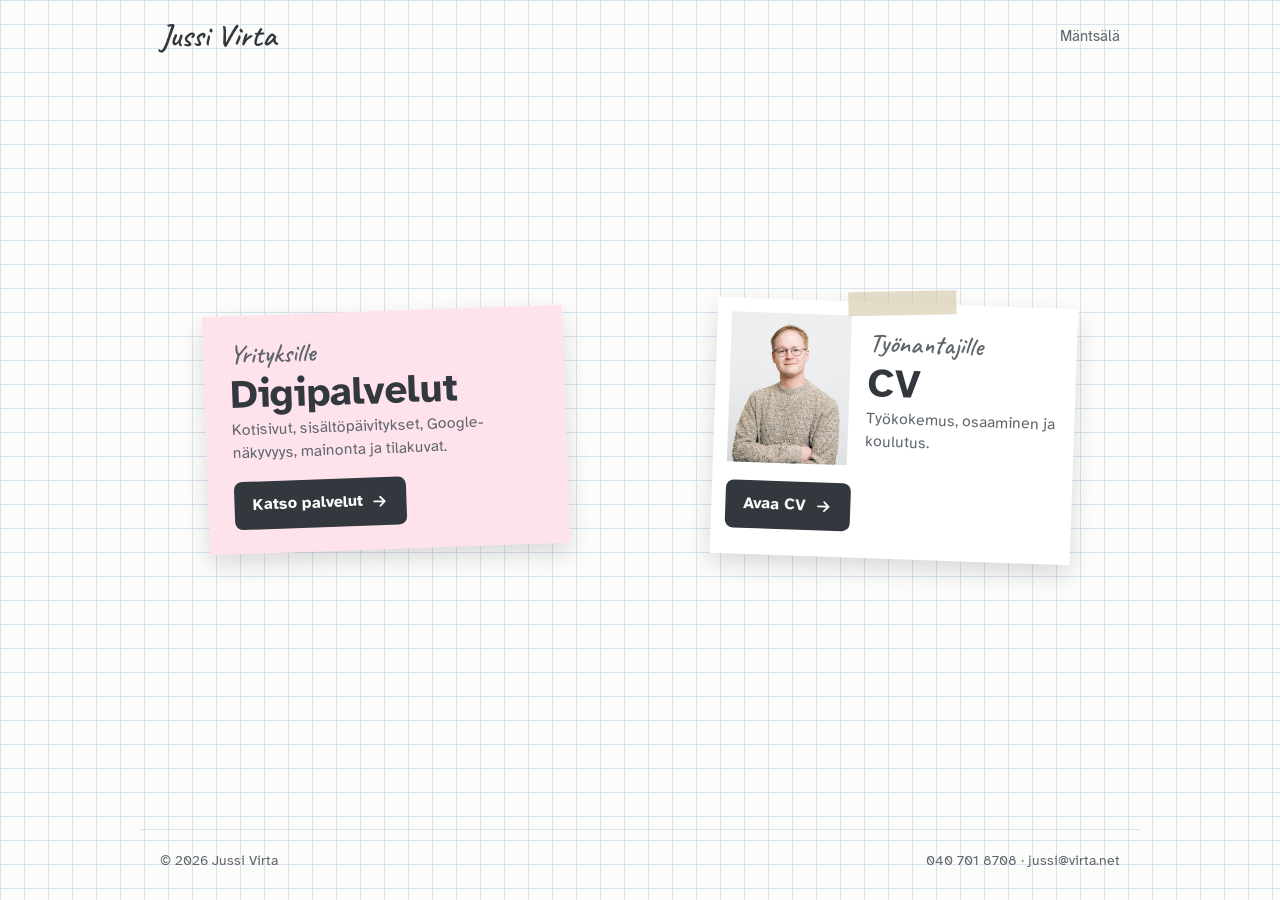
<file: index.html>
<!DOCTYPE html>
<html lang="fi">
<head>
  <meta charset="utf-8">
  <meta name="viewport" content="width=device-width, initial-scale=1">
  <meta name="description" content="Jussi Virta: CV ja digipalvelut pienille yrityksille Mäntsälässä ja etänä koko Suomessa.">
  <title>Jussi Virta – digipalvelut yrityksille Mäntsälässä ja CV</title>
  <link rel="canonical" href="https://jussivirta.fi/">
  <link rel="icon" href="data:image/svg+xml,%3Csvg%20xmlns%3D%22http%3A%2F%2Fwww.w3.org%2F2000%2Fsvg%22%20viewBox%3D%220%200%2032%2032%22%3E%3Crect%20width%3D%2232%22%20height%3D%2232%22%20rx%3D%226%22%20fill%3D%22%23FFE3EC%22%2F%3E%3Ctext%20x%3D%2216%22%20y%3D%2223%22%20text-anchor%3D%22middle%22%20font-family%3D%22Georgia%2Cserif%22%20font-size%3D%2220%22%20font-weight%3D%22700%22%20fill%3D%22%23C8372F%22%3EJ%3C%2Ftext%3E%3C%2Fsvg%3E">
  <link rel="preload" href="/fontit/atkinson-hyperlegible-latin-700-normal.woff2" as="font" type="font/woff2" crossorigin>
  <link rel="preload" href="/fontit/caveat-latin-600-normal.woff2" as="font" type="font/woff2" crossorigin>
  <style>
@font-face{font-family:"Atkinson Hyperlegible";font-weight:400;font-display:swap;src:url(/fontit/atkinson-hyperlegible-latin-400-normal.woff2) format("woff2")}
@font-face{font-family:"Atkinson Hyperlegible";font-weight:700;font-display:swap;src:url(/fontit/atkinson-hyperlegible-latin-700-normal.woff2) format("woff2")}
@font-face{font-family:Caveat;font-weight:600;font-display:swap;src:url(/fontit/caveat-latin-600-normal.woff2) format("woff2")}
/* Ruutuvihkon sivu, jolla kaksi valintaa: Digipalvelut on muistilappu ja CV teipattu valokuva. Sama ilme kuin /digipalvelut-sivulla. */
:root{
  --pap:#FCFCFA; --grid:#D6E4EF; --pen:#33383E; --soft:#5E656C; --red:#C8372F; --note:#FFE3EC; --hl:#A8E6C8; --card:#FFFFFF; --tape:rgba(210,200,170,.62);
  --text:"Atkinson Hyperlegible",Verdana,system-ui,-apple-system,"Segoe UI",sans-serif;
  --hand:Caveat,"Segoe Print","Bradley Hand",cursive;
  color-scheme:light;
}
*{box-sizing:border-box}
[hidden]{display:none!important}
.vh{position:absolute;width:1px;height:1px;overflow:hidden;clip:rect(0 0 0 0);white-space:nowrap}
body{margin:0;background:var(--pap);color:var(--pen);font-family:var(--text);font-size:17px;line-height:1.6}
.sq{background-color:var(--pap);background-image:linear-gradient(var(--grid) 1px,transparent 1px),linear-gradient(90deg,var(--grid) 1px,transparent 1px);background-size:24px 24px}
.hand{font-family:var(--hand);font-weight:600}
.wrap{max-width:1000px;margin:0 auto;padding-left:max(20px,env(safe-area-inset-left,0px));padding-right:max(20px,env(safe-area-inset-right,0px))}
a:focus-visible,button:focus-visible{outline:3px solid var(--red);outline-offset:4px;border-radius:4px}

.page{min-height:100vh;min-height:100dvh;display:flex;flex-direction:column}
header .wrap{display:flex;align-items:center;justify-content:space-between;height:72px}
.logo{font-size:32px;line-height:1}
header small{color:var(--soft);font-size:15px}
main{flex:1;display:flex;align-items:center}
main .wrap{width:100%;padding-block:32px 72px}

.pick{display:grid;grid-template-columns:1fr 1fr;gap:56px;align-items:center}
.pick>a{min-width:0}
.choice{display:block;text-decoration:none;color:inherit;position:relative;transition:transform .2s ease,box-shadow .2s ease}
.choice .go{display:inline-flex;align-items:center;gap:8px;margin-top:18px;background:var(--pen);color:var(--pap);font-weight:700;font-size:16px;padding:11px 18px;border-radius:8px}
.choice .go svg{transition:transform .2s ease}
.choice:hover .go svg,.choice:focus-visible .go svg{transform:translateX(4px)}
.choice .url{display:block;margin-top:10px;font-size:14px;color:var(--soft)}

.cv{background:var(--card);padding:14px 14px 26px;box-shadow:0 10px 24px rgba(0,0,0,.14);transform:rotate(2deg);max-width:360px;justify-self:center;width:100%;order:2}
.cv::before{content:"";position:absolute;top:-12px;left:36%;width:30%;height:24px;background:var(--tape);transform:rotate(-3deg)}
.cv .ph{display:grid;grid-template-columns:120px 1fr;gap:18px;align-items:center}
.cv img{display:block;width:100%;height:auto;max-width:100%;aspect-ratio:4/5;object-fit:cover;object-position:50% 20%}
.cv .tag{font-size:26px;line-height:1;color:var(--soft)}
.cv b{display:block;font-size:40px;line-height:48px;letter-spacing:-.01em}
.cv p{margin:0;font-size:15.5px;color:var(--soft);line-height:1.45}
.cv:hover{transform:rotate(1deg) translateY(-3px);box-shadow:0 14px 30px rgba(0,0,0,.16)}

.dp{background:var(--note);padding:26px 26px 24px;box-shadow:0 10px 24px rgba(0,0,0,.14);transform:rotate(-2deg);max-width:360px;justify-self:center;width:100%;order:1}
.dp .tag{font-size:26px;line-height:1;color:var(--soft)}
.dp b{display:block;font-size:40px;line-height:48px;letter-spacing:-.01em}
.dp p{margin:0;font-size:15.5px;color:var(--soft);line-height:1.45}
.dp .price{font-size:30px;line-height:1;color:var(--red);margin-top:10px}
.dp:hover{transform:rotate(-1deg) translateY(-3px);box-shadow:0 14px 30px rgba(0,0,0,.16)}

footer .wrap{display:flex;justify-content:space-between;flex-wrap:wrap;gap:8px 16px;padding-block:20px 28px;color:var(--soft);font-size:14px;border-top:1px solid var(--grid)}
footer a{color:inherit}

@media (max-width:760px){
      .pick{grid-template-columns:1fr;gap:44px}
  .cv,.dp{justify-self:start;max-width:340px}
}
@media (max-width:380px){.cv .ph{grid-template-columns:96px 1fr}.cv b,.dp b{font-size:34px;line-height:40px}}
@media (prefers-reduced-motion:reduce){.choice,.choice .go svg{transition:none}}

/* Salaperäinen piirtäjä (/doodle/doodle.js): piirrokset ruutupaperin päällä mutta sisällön alla. */
#doodles{position:fixed;inset:0;width:100%;height:100%;z-index:0;pointer-events:none;overflow:hidden}
#doodles .piirros{fill:none;stroke:#1B1D20;stroke-opacity:.9;stroke-linecap:round;stroke-linejoin:round;transition:opacity .6s ease}
#doodles .piirros.pois{opacity:0}
#doodles .kyna{opacity:0;transition:opacity .4s ease}
#doodles .kyna.nakyy{opacity:1}
header,main,footer{position:relative;z-index:1}
/* Kävijän kynä: musta, kuten piirtäjälläkin. Korttien päällä tavallinen osoitin. */
#doodles .kavija{fill:none;stroke:#1B1D20;stroke-width:3;stroke-opacity:.9;stroke-linecap:round;stroke-linejoin:round;transition:opacity .6s ease}
#doodles .kavija.pois{opacity:0}
.voi-piirtaa .page{cursor:url(/doodle/kyna.svg) 3 29,crosshair}
.voi-piirtaa header .wrap>*,.voi-piirtaa footer .wrap>*{cursor:auto}
.voi-piirtaa .choice,.voi-piirtaa a,.voi-piirtaa button{cursor:pointer}
.ohjaimet{display:inline-flex;align-items:baseline;gap:14px;opacity:0;visibility:hidden;transition:opacity .6s ease,visibility .6s}
.ohjaimet.nakyy{opacity:1;visibility:visible}
.ohjaimet .vihje{font-size:21px;line-height:1;color:var(--pen)}
.ohjaimet button{background:none;border:0;padding:0;font:inherit;color:var(--soft);text-decoration:underline;text-underline-offset:3px}
.ohjaimet button:hover{color:var(--pen)}
@media print{#doodles{display:none}}
</style>
</head>
<body>
<div class="page sq">
  <header><div class="wrap">
    <span class="logo hand">Jussi Virta</span>
    <small>Mäntsälä</small>
  </div></header>

  <main><div class="wrap">
    <h1 class="vh">Jussi Virta: CV ja digipalvelut</h1>

    <div class="pick">
      <a class="choice cv" href="/CV/">
        <div class="ph">
          <img src="/assets/jussi-portaali.jpg" width="400" height="560" alt="Jussi Virta">
          <div>
            <span class="tag hand">Työnantajille</span>
            <b>CV</b>
            <p>Työkokemus, osaaminen ja koulutus.</p>
          </div>
        </div>
        <span class="go">Avaa CV <svg width="18" height="18" viewBox="0 0 24 24" fill="none" stroke="currentColor" stroke-width="2.4" stroke-linecap="round" stroke-linejoin="round" aria-hidden="true"><path d="M5 12h14M13 6l6 6-6 6"/></svg></span>
      </a>

      <a class="choice dp" href="/digipalvelut/">
        <span class="tag hand">Yrityksille</span>
        <b>Digipalvelut</b>
        <p>Kotisivut, sisältöpäivitykset, Google-näkyvyys, mainonta ja tilakuvat.</p>
        <span class="go">Katso palvelut <svg width="18" height="18" viewBox="0 0 24 24" fill="none" stroke="currentColor" stroke-width="2.4" stroke-linecap="round" stroke-linejoin="round" aria-hidden="true"><path d="M5 12h14M13 6l6 6-6 6"/></svg></span>
      </a>
    </div>
  </div></main>

  <footer><div class="wrap">
    <span>© 2026 Jussi Virta</span>
    <span>040 701 8708 · jussi@virta.net</span>
  </div></footer>
</div>
<script type="module" src="/doodle/doodle.js"></script>
</body>
</html>
</file>
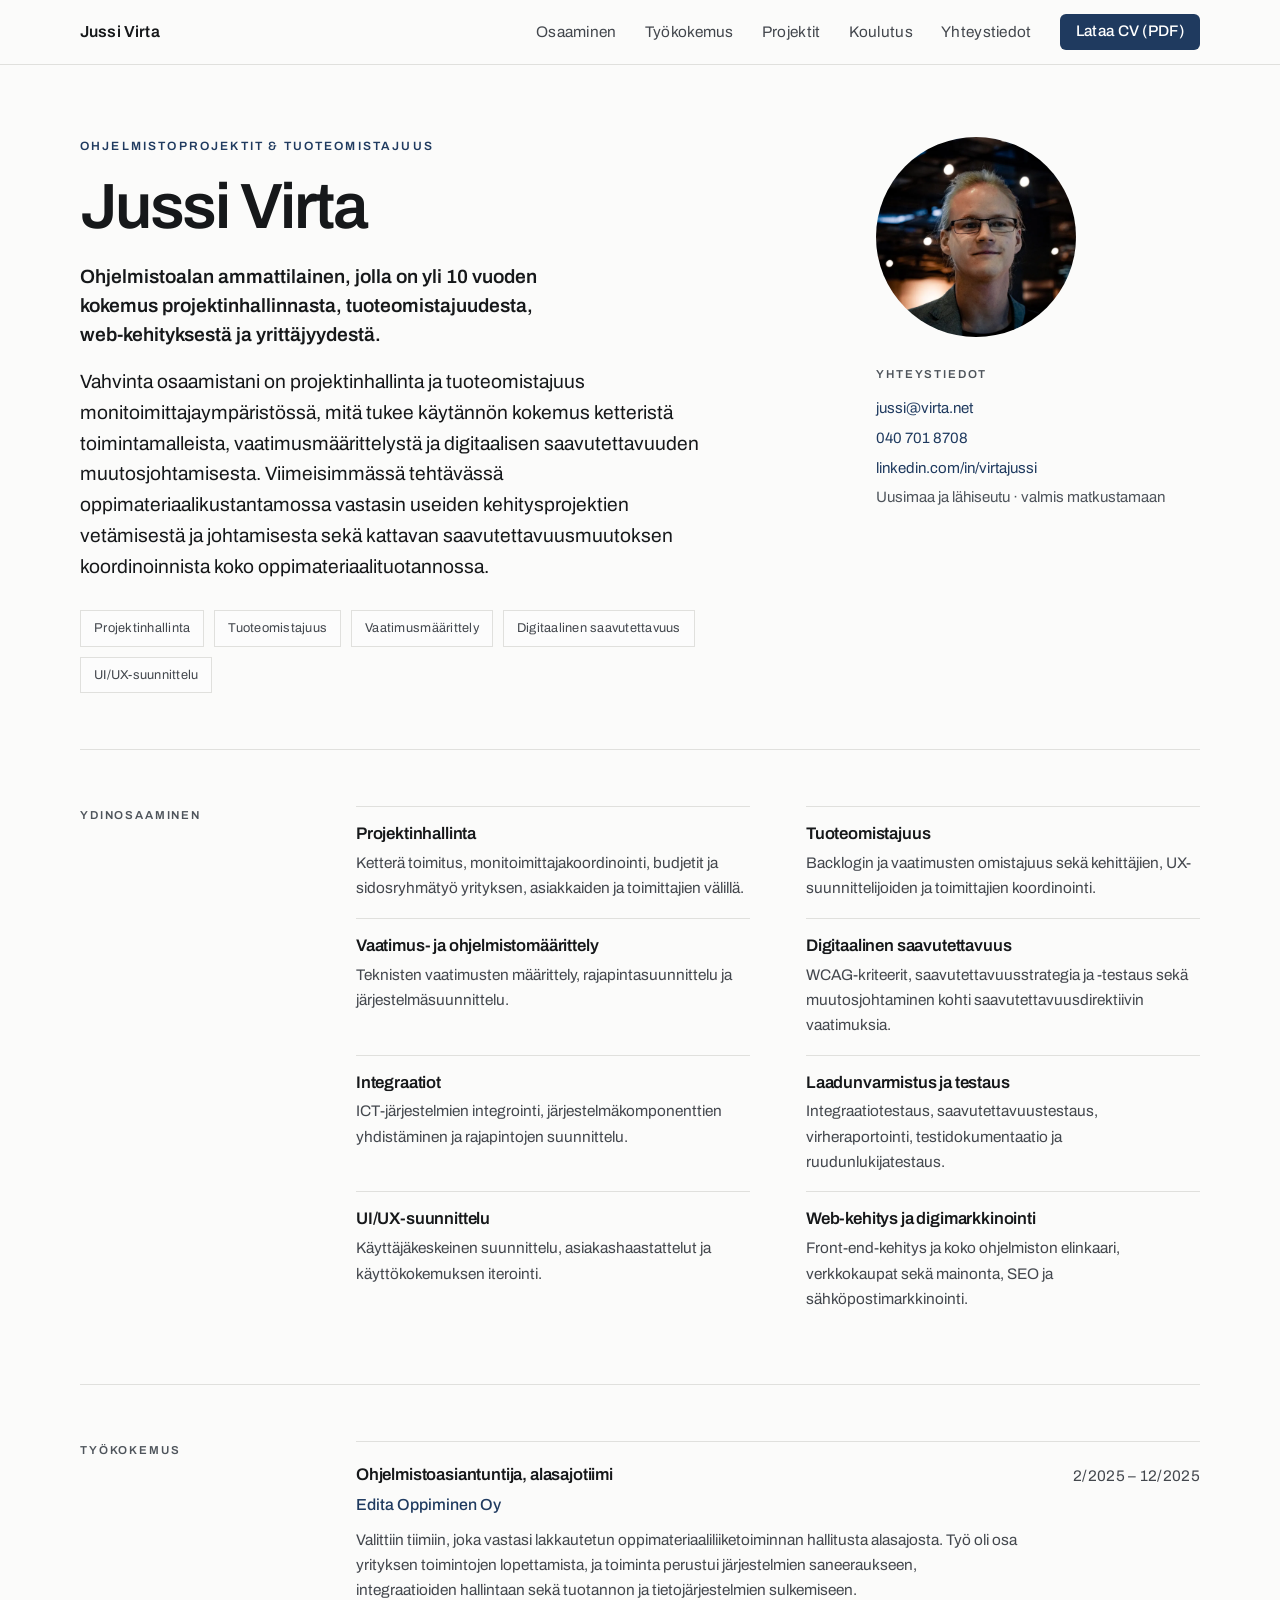
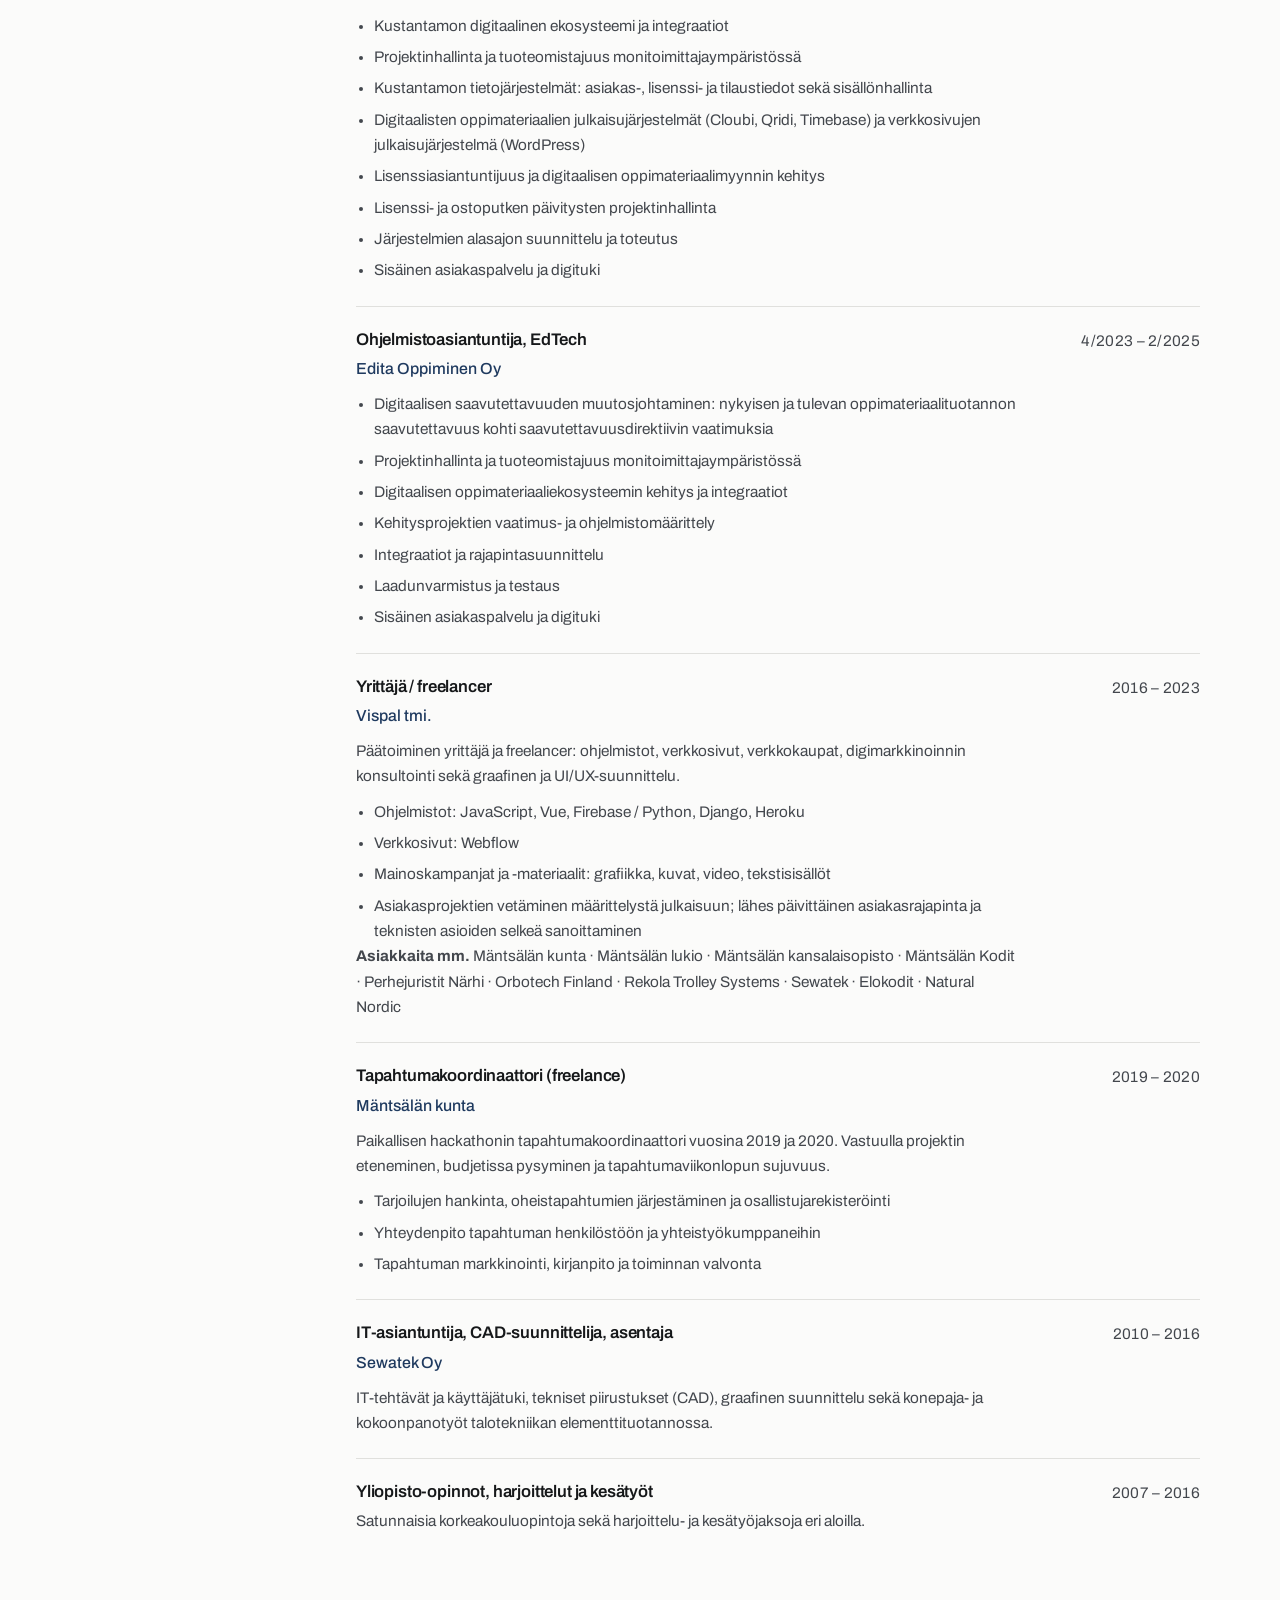
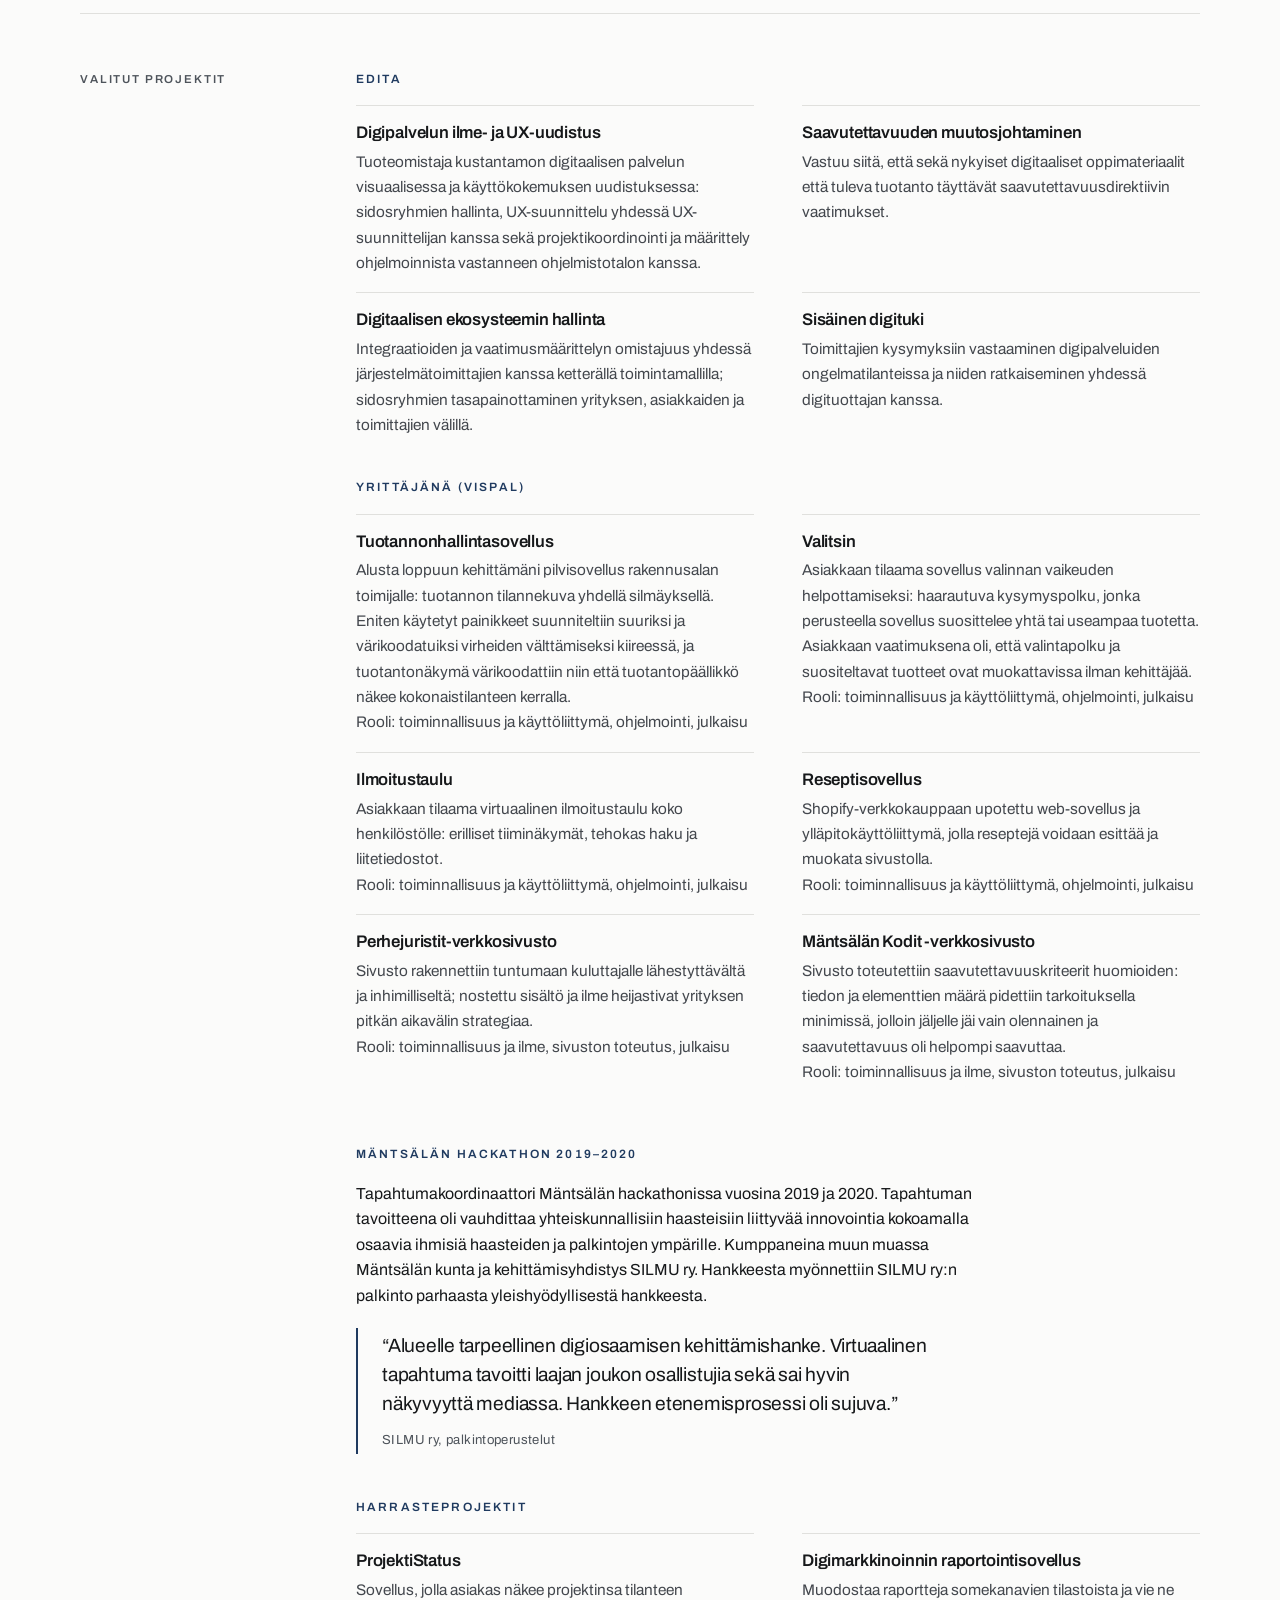
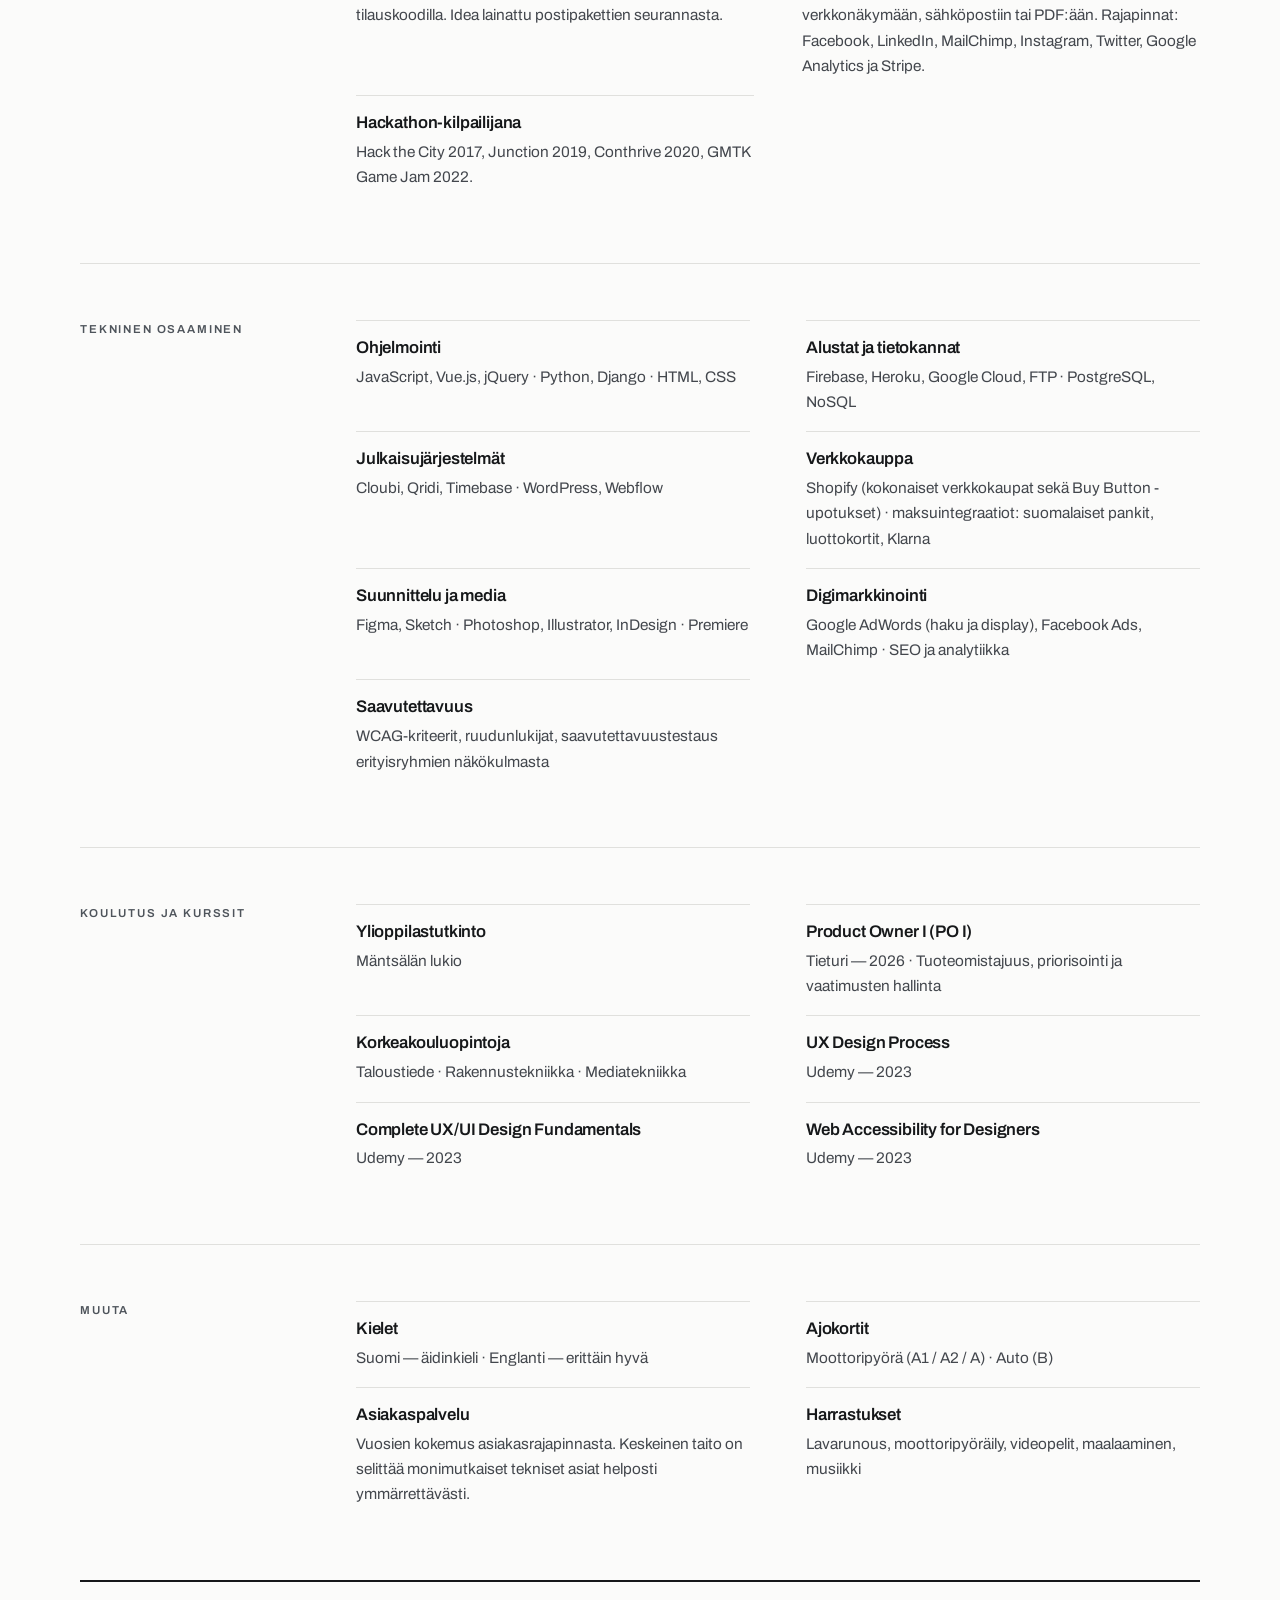
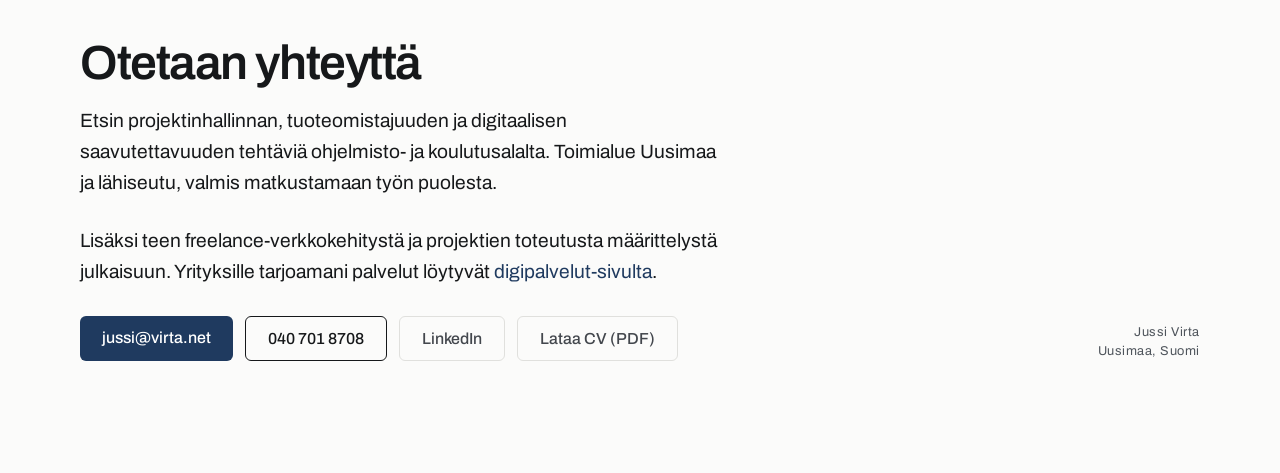
<file: CV/index.html>
<!DOCTYPE html>
<html lang="fi">
<head>
  <meta charset="utf-8">
  <meta name="viewport" content="width=device-width, initial-scale=1">
  <meta name="description" content="Jussi Virta — ohjelmistoprojektit, tuoteomistajuus ja digitaalinen saavutettavuus.">
  <title>Jussi Virta – CV: ohjelmistoprojektit, tuoteomistajuus ja saavutettavuus</title>
  <link rel="icon" href="data:image/svg+xml,%3Csvg%20xmlns%3D%22http%3A%2F%2Fwww.w3.org%2F2000%2Fsvg%22%20viewBox%3D%220%200%2032%2032%22%3E%3Crect%20width%3D%2232%22%20height%3D%2232%22%20rx%3D%226%22%20fill%3D%22%23FFE3EC%22%2F%3E%3Ctext%20x%3D%2216%22%20y%3D%2223%22%20text-anchor%3D%22middle%22%20font-family%3D%22Georgia%2Cserif%22%20font-size%3D%2220%22%20font-weight%3D%22700%22%20fill%3D%22%23C8372F%22%3EJ%3C%2Ftext%3E%3C%2Fsvg%3E">
  <link rel="canonical" href="https://jussivirta.fi/CV/">
  <meta property="og:type" content="profile">
  <meta property="og:locale" content="fi_FI">
  <meta property="og:title" content="Jussi Virta – CV">
  <meta property="og:description" content="Ohjelmistoprojektit, tuoteomistajuus ja digitaalinen saavutettavuus.">
  <meta property="og:url" content="https://jussivirta.fi/CV/">
  <meta property="og:image" content="https://jussivirta.fi/assets/jussi-portaali.jpg">
  <link rel="preload" href="/fontit/archivo-latin-400-normal.woff2" as="font" type="font/woff2" crossorigin>
  <link rel="preload" href="/fontit/archivo-latin-600-normal.woff2" as="font" type="font/woff2" crossorigin>
  <link rel="stylesheet" href="styles.css">
</head>
<body>
  <a class="skip-link" href="#top">Hyppää sisältöön</a>
  <header class="site-header">
    <div class="container">
      <a class="brand" href="#top">Jussi Virta</a>
      <nav class="nav" aria-label="Päävalikko">
        <a href="#osaaminen">Osaaminen</a>
        <a href="#kokemus">Työkokemus</a>
        <a href="#projektit">Projektit</a>
        <a href="#koulutus">Koulutus</a>
        <a href="#yhteys">Yhteystiedot</a>
        <a class="button" href="../assets/Jussi_Virta_CV.pdf" download aria-label="Lataa CV PDF">Lataa CV (PDF)</a>
      </nav>
    </div>
  </header>

  <main id="top" class="container">
    <section class="hero">
      <div class="hero-grid">
        <div>
          <p class="eyebrow">Ohjelmistoprojektit &amp; tuoteomistajuus</p>
          <h1>Jussi Virta</h1>
          <p class="lead">Ohjelmistoalan ammattilainen, jolla on yli 10 vuoden kokemus projektinhallinnasta, tuoteomistajuudesta, web-kehityksestä ja yrittäjyydestä.</p>
          <p class="summary">Vahvinta osaamistani on projektinhallinta ja tuoteomistajuus monitoimittajaympäristössä, mitä tukee käytännön kokemus ketteristä toimintamalleista, vaatimusmäärittelystä ja digitaalisen saavutettavuuden muutosjohtamisesta. Viimeisimmässä tehtävässä oppimateriaalikustantamossa vastasin useiden kehitysprojektien vetämisestä ja johtamisesta sekä kattavan saavutettavuusmuutoksen koordinoinnista koko oppimateriaalituotannossa.</p>
          <div class="tag-list">
            <span class="tag">Projektinhallinta</span>
            <span class="tag">Tuoteomistajuus</span>
            <span class="tag">Vaatimusmäärittely</span>
            <span class="tag">Digitaalinen saavutettavuus</span>
            <span class="tag">UI/UX-suunnittelu</span>
          </div>
        </div>

        <div class="profile-card">
          <img class="profile-image" src="../assets/jussi.webp" alt="Jussi Virta">
          <div>
            <p class="contact-title">Yhteystiedot</p>
            <div class="contact-list">
              <a href="mailto:jussi@virta.net" aria-label="Sähköposti: jussi@virta.net">jussi@virta.net</a>
              <a href="tel:+358407018708" aria-label="Puhelinnumero: 040 701 8708">040 701 8708</a>
              <a href="https://linkedin.com/in/virtajussi" target="_blank" rel="noopener noreferrer" aria-label="LinkedIn-profiili">linkedin.com/in/virtajussi</a>
              <span class="contact-meta">Uusimaa ja lähiseutu · valmis matkustamaan</span>
            </div>
          </div>
        </div>
      </div>
    </section>

    <section id="osaaminen" class="section">
      <div class="section-grid">
        <h2 class="section-label">Ydinosaaminen</h2>
        <div class="card-grid">
          <div class="info-card">
            <h3>Projektinhallinta</h3>
            <p>Ketterä toimitus, monitoimittajakoordinointi, budjetit ja sidosryhmätyö yrityksen, asiakkaiden ja toimittajien välillä.</p>
          </div>
          <div class="info-card">
            <h3>Tuoteomistajuus</h3>
            <p>Backlogin ja vaatimusten omistajuus sekä kehittäjien, UX-suunnittelijoiden ja toimittajien koordinointi.</p>
          </div>
          <div class="info-card">
            <h3>Vaatimus- ja ohjelmistomäärittely</h3>
            <p>Teknisten vaatimusten määrittely, rajapintasuunnittelu ja järjestelmäsuunnittelu.</p>
          </div>
          <div class="info-card">
            <h3>Digitaalinen saavutettavuus</h3>
            <p>WCAG-kriteerit, saavutettavuusstrategia ja -testaus sekä muutosjohtaminen kohti saavutettavuusdirektiivin vaatimuksia.</p>
          </div>
          <div class="info-card">
            <h3>Integraatiot</h3>
            <p>ICT-järjestelmien integrointi, järjestelmäkomponenttien yhdistäminen ja rajapintojen suunnittelu.</p>
          </div>
          <div class="info-card">
            <h3>Laadunvarmistus ja testaus</h3>
            <p>Integraatiotestaus, saavutettavuustestaus, virheraportointi, testidokumentaatio ja ruudunlukijatestaus.</p>
          </div>
          <div class="info-card">
            <h3>UI/UX-suunnittelu</h3>
            <p>Käyttäjäkeskeinen suunnittelu, asiakashaastattelut ja käyttökokemuksen iterointi.</p>
          </div>
          <div class="info-card">
            <h3>Web-kehitys ja digimarkkinointi</h3>
            <p>Front-end-kehitys ja koko ohjelmiston elinkaari, verkkokaupat sekä mainonta, SEO ja sähköpostimarkkinointi.</p>
          </div>
        </div>
      </div>
    </section>

    <section id="kokemus" class="section">
      <div class="section-grid">
        <h2 class="section-label">Työkokemus</h2>
        <div>
          <article class="job">
            <div>
              <h3>Ohjelmistoasiantuntija, alasajotiimi</h3>
              <span class="job-company">Edita Oppiminen Oy</span>
              <p>Valittiin tiimiin, joka vastasi lakkautetun oppimateriaaliliiketoiminnan hallitusta alasajosta. Työ oli osa yrityksen toimintojen lopettamista, ja toiminta perustui järjestelmien saneeraukseen, integraatioiden hallintaan sekä tuotannon ja tietojärjestelmien sulkemiseen.</p>
              <ul>
                <li>Kustantamon digitaalinen ekosysteemi ja integraatiot</li>
                <li>Projektinhallinta ja tuoteomistajuus monitoimittajaympäristössä</li>
                <li>Kustantamon tietojärjestelmät: asiakas-, lisenssi- ja tilaustiedot sekä sisällönhallinta</li>
                <li>Digitaalisten oppimateriaalien julkaisujärjestelmät (Cloubi, Qridi, Timebase) ja verkkosivujen julkaisujärjestelmä (WordPress)</li>
                <li>Lisenssiasiantuntijuus ja digitaalisen oppimateriaalimyynnin kehitys</li>
                <li>Lisenssi- ja ostoputken päivitysten projektinhallinta</li>
                <li>Järjestelmien alasajon suunnittelu ja toteutus</li>
                <li>Sisäinen asiakaspalvelu ja digituki</li>
              </ul>
            </div>
            <p class="job-date">2/2025 – 12/2025</p>
          </article>

          <article class="job">
            <div>
              <h3>Ohjelmistoasiantuntija, EdTech</h3>
              <span class="job-company">Edita Oppiminen Oy</span>
              <ul>
                <li>Digitaalisen saavutettavuuden muutosjohtaminen: nykyisen ja tulevan oppimateriaalituotannon saavutettavuus kohti saavutettavuusdirektiivin vaatimuksia</li>
                <li>Projektinhallinta ja tuoteomistajuus monitoimittajaympäristössä</li>
                <li>Digitaalisen oppimateriaaliekosysteemin kehitys ja integraatiot</li>
                <li>Kehitysprojektien vaatimus- ja ohjelmistomäärittely</li>
                <li>Integraatiot ja rajapintasuunnittelu</li>
                <li>Laadunvarmistus ja testaus</li>
                <li>Sisäinen asiakaspalvelu ja digituki</li>
              </ul>
            </div>
            <p class="job-date">4/2023 – 2/2025</p>
          </article>

          <article class="job">
            <div>
              <h3>Yrittäjä / freelancer</h3>
              <span class="job-company">Vispal tmi.</span>
              <p>Päätoiminen yrittäjä ja freelancer: ohjelmistot, verkkosivut, verkkokaupat, digimarkkinoinnin konsultointi sekä graafinen ja UI/UX-suunnittelu.</p>
              <ul>
                <li>Ohjelmistot: JavaScript, Vue, Firebase / Python, Django, Heroku</li>
                <li>Verkkosivut: Webflow</li>
                <li>Mainoskampanjat ja -materiaalit: grafiikka, kuvat, video, tekstisisällöt</li>
                <li>Asiakasprojektien vetäminen määrittelystä julkaisuun; lähes päivittäinen asiakasrajapinta ja teknisten asioiden selkeä sanoittaminen</li>
              </ul>
              <p class="meta"><strong>Asiakkaita mm.</strong> Mäntsälän kunta · Mäntsälän lukio · Mäntsälän kansalaisopisto · Mäntsälän Kodit · Perhejuristit Närhi · Orbotech Finland · Rekola Trolley Systems · Sewatek · Elokodit · Natural Nordic</p>
            </div>
            <p class="job-date">2016 – 2023</p>
          </article>

          <article class="job">
            <div>
              <h3>Tapahtumakoordinaattori (freelance)</h3>
              <span class="job-company">Mäntsälän kunta</span>
              <p>Paikallisen hackathonin tapahtumakoordinaattori vuosina 2019 ja 2020. Vastuulla projektin eteneminen, budjetissa pysyminen ja tapahtumaviikonlopun sujuvuus.</p>
              <ul>
                <li>Tarjoilujen hankinta, oheistapahtumien järjestäminen ja osallistujarekisteröinti</li>
                <li>Yhteydenpito tapahtuman henkilöstöön ja yhteistyökumppaneihin</li>
                <li>Tapahtuman markkinointi, kirjanpito ja toiminnan valvonta</li>
              </ul>
            </div>
            <p class="job-date">2019 – 2020</p>
          </article>

          <article class="job">
            <div>
              <h3>IT-asiantuntija, CAD-suunnittelija, asentaja</h3>
              <span class="job-company">Sewatek Oy</span>
              <p>IT-tehtävät ja käyttäjätuki, tekniset piirustukset (CAD), graafinen suunnittelu sekä konepaja- ja kokoonpanotyöt talotekniikan elementtituotannossa.</p>
            </div>
            <p class="job-date">2010 – 2016</p>
          </article>

          <article class="job">
            <div>
              <h3>Yliopisto-opinnot, harjoittelut ja kesätyöt</h3>
              <p>Satunnaisia korkeakouluopintoja sekä harjoittelu- ja kesätyöjaksoja eri aloilla.</p>
            </div>
            <p class="job-date">2007 – 2016</p>
          </article>
        </div>
      </div>
    </section>

    <section id="projektit" class="section">
      <div class="section-grid">
        <h2 class="section-label">Valitut projektit</h2>
        <div>
          <p class="eyebrow eyebrow-spaced">Edita</p>
          <div class="project-grid">
            <div class="project">
              <h3>Digipalvelun ilme- ja UX-uudistus</h3>
              <p>Tuoteomistaja kustantamon digitaalisen palvelun visuaalisessa ja käyttökokemuksen uudistuksessa: sidosryhmien hallinta, UX-suunnittelu yhdessä UX-suunnittelijan kanssa sekä projektikoordinointi ja määrittely ohjelmoinnista vastanneen ohjelmistotalon kanssa.</p>
            </div>
            <div class="project">
              <h3>Saavutettavuuden muutosjohtaminen</h3>
              <p>Vastuu siitä, että sekä nykyiset digitaaliset oppimateriaalit että tuleva tuotanto täyttävät saavutettavuusdirektiivin vaatimukset.</p>
            </div>
            <div class="project">
              <h3>Digitaalisen ekosysteemin hallinta</h3>
              <p>Integraatioiden ja vaatimusmäärittelyn omistajuus yhdessä järjestelmätoimittajien kanssa ketterällä toimintamallilla; sidosryhmien tasapainottaminen yrityksen, asiakkaiden ja toimittajien välillä.</p>
            </div>
            <div class="project">
              <h3>Sisäinen digituki</h3>
              <p>Toimittajien kysymyksiin vastaaminen digipalveluiden ongelmatilanteissa ja niiden ratkaiseminen yhdessä digituottajan kanssa.</p>
            </div>
          </div>

          <p class="eyebrow eyebrow-spaced-large">Yrittäjänä (Vispal)</p>
          <div class="project-grid">
            <div class="project">
              <h3>Tuotannonhallintasovellus</h3>
              <p>Alusta loppuun kehittämäni pilvisovellus rakennusalan toimijalle: tuotannon tilannekuva yhdellä silmäyksellä. Eniten käytetyt painikkeet suunniteltiin suuriksi ja värikoodatuiksi virheiden välttämiseksi kiireessä, ja tuotantonäkymä värikoodattiin niin että tuotantopäällikkö näkee kokonaistilanteen kerralla.</p>
              <p class="project-role">Rooli: toiminnallisuus ja käyttöliittymä, ohjelmointi, julkaisu</p>
            </div>
            <div class="project">
              <h3>Valitsin</h3>
              <p>Asiakkaan tilaama sovellus valinnan vaikeuden helpottamiseksi: haarautuva kysymyspolku, jonka perusteella sovellus suosittelee yhtä tai useampaa tuotetta. Asiakkaan vaatimuksena oli, että valintapolku ja suositeltavat tuotteet ovat muokattavissa ilman kehittäjää.</p>
              <p class="project-role">Rooli: toiminnallisuus ja käyttöliittymä, ohjelmointi, julkaisu</p>
            </div>
            <div class="project">
              <h3>Ilmoitustaulu</h3>
              <p>Asiakkaan tilaama virtuaalinen ilmoitustaulu koko henkilöstölle: erilliset tiiminäkymät, tehokas haku ja liitetiedostot.</p>
              <p class="project-role">Rooli: toiminnallisuus ja käyttöliittymä, ohjelmointi, julkaisu</p>
            </div>
            <div class="project">
              <h3>Reseptisovellus</h3>
              <p>Shopify-verkkokauppaan upotettu web-sovellus ja ylläpitokäyttöliittymä, jolla reseptejä voidaan esittää ja muokata sivustolla.</p>
              <p class="project-role">Rooli: toiminnallisuus ja käyttöliittymä, ohjelmointi, julkaisu</p>
            </div>
            <div class="project">
              <h3>Perhejuristit-verkkosivusto</h3>
              <p>Sivusto rakennettiin tuntumaan kuluttajalle lähestyttävältä ja inhimilliseltä; nostettu sisältö ja ilme heijastivat yrityksen pitkän aikavälin strategiaa.</p>
              <p class="project-role">Rooli: toiminnallisuus ja ilme, sivuston toteutus, julkaisu</p>
            </div>
            <div class="project">
              <h3>Mäntsälän Kodit -verkkosivusto</h3>
              <p>Sivusto toteutettiin saavutettavuuskriteerit huomioiden: tiedon ja elementtien määrä pidettiin tarkoituksella minimissä, jolloin jäljelle jäi vain olennainen ja saavutettavuus oli helpompi saavuttaa.</p>
              <p class="project-role">Rooli: toiminnallisuus ja ilme, sivuston toteutus, julkaisu</p>
            </div>
          </div>

          <div class="project-group">
            <p class="eyebrow eyebrow-spaced">Mäntsälän hackathon 2019–2020</p>
            <div>
              <p class="project-copy">Tapahtumakoordinaattori Mäntsälän hackathonissa vuosina 2019 ja 2020. Tapahtuman tavoitteena oli vauhdittaa yhteiskunnallisiin haasteisiin liittyvää innovointia kokoamalla osaavia ihmisiä haasteiden ja palkintojen ympärille. Kumppaneina muun muassa Mäntsälän kunta ja kehittämisyhdistys SILMU ry. Hankkeesta myönnettiin SILMU ry:n palkinto parhaasta yleishyödyllisestä hankkeesta.</p>
              <blockquote class="quote">
                <p>“Alueelle tarpeellinen digiosaamisen kehittämishanke. Virtuaalinen tapahtuma tavoitti laajan joukon osallistujia sekä sai hyvin näkyvyyttä mediassa. Hankkeen etenemisprosessi oli sujuva.”</p>
                <footer class="quote-footer">SILMU ry, palkintoperustelut</footer>
              </blockquote>
            </div>
          </div>

          <div class="project-group">
            <p class="eyebrow eyebrow-spaced">Harrasteprojektit</p>
            <div class="project-grid">
              <div class="project">
                <h3>ProjektiStatus</h3>
                <p>Sovellus, jolla asiakas näkee projektinsa tilanteen tilauskoodilla. Idea lainattu postipakettien seurannasta.</p>
              </div>
              <div class="project">
                <h3>Digimarkkinoinnin raportointisovellus</h3>
                <p>Muodostaa raportteja somekanavien tilastoista ja vie ne verkkonäkymään, sähköpostiin tai PDF:ään. Rajapinnat: Facebook, LinkedIn, MailChimp, Instagram, Twitter, Google Analytics ja Stripe.</p>
              </div>
              <div class="project">
                <h3>Hackathon-kilpailijana</h3>
                <p>Hack the City 2017, Junction 2019, Conthrive 2020, GMTK Game Jam 2022.</p>
              </div>
            </div>
          </div>
        </div>
      </div>
    </section>

    <section id="tekniikka" class="section">
      <div class="section-grid">
        <h2 class="section-label">Tekninen osaaminen</h2>
        <div class="card-grid">
          <div class="info-card">
            <h3>Ohjelmointi</h3>
            <p>JavaScript, Vue.js, jQuery · Python, Django · HTML, CSS</p>
          </div>
          <div class="info-card">
            <h3>Alustat ja tietokannat</h3>
            <p>Firebase, Heroku, Google Cloud, FTP · PostgreSQL, NoSQL</p>
          </div>
          <div class="info-card">
            <h3>Julkaisujärjestelmät</h3>
            <p>Cloubi, Qridi, Timebase · WordPress, Webflow</p>
          </div>
          <div class="info-card">
            <h3>Verkkokauppa</h3>
            <p>Shopify (kokonaiset verkkokaupat sekä Buy Button -upotukset) · maksuintegraatiot: suomalaiset pankit, luottokortit, Klarna</p>
          </div>
          <div class="info-card">
            <h3>Suunnittelu ja media</h3>
            <p>Figma, Sketch · Photoshop, Illustrator, InDesign · Premiere</p>
          </div>
          <div class="info-card">
            <h3>Digimarkkinointi</h3>
            <p>Google AdWords (haku ja display), Facebook Ads, MailChimp · SEO ja analytiikka</p>
          </div>
          <div class="info-card">
            <h3>Saavutettavuus</h3>
            <p>WCAG-kriteerit, ruudunlukijat, saavutettavuustestaus erityisryhmien näkökulmasta</p>
          </div>
        </div>
      </div>
    </section>

    <section id="koulutus" class="section">
      <div class="section-grid">
        <h2 class="section-label">Koulutus ja kurssit</h2>
        <div class="card-grid">
          <div class="info-card">
            <h3>Ylioppilastutkinto</h3>
            <p>Mäntsälän lukio</p>
          </div>
          <div class="info-card">
            <h3>Product Owner I (PO I)</h3>
            <p>Tieturi — 2026 · Tuoteomistajuus, priorisointi ja vaatimusten hallinta</p>
          </div>
          <div class="info-card">
            <h3>Korkeakouluopintoja</h3>
            <p>Taloustiede · Rakennustekniikka · Mediatekniikka</p>
          </div>
          <div class="info-card">
            <h3>UX Design Process</h3>
            <p>Udemy — 2023</p>
          </div>
          <div class="info-card">
            <h3>Complete UX/UI Design Fundamentals</h3>
            <p>Udemy — 2023</p>
          </div>
          <div class="info-card">
            <h3>Web Accessibility for Designers</h3>
            <p>Udemy — 2023</p>
          </div>
        </div>
      </div>
    </section>

    <section id="muuta" class="section">
      <div class="section-grid">
        <h2 class="section-label">Muuta</h2>
        <div class="card-grid">
          <div class="info-card">
            <h3>Kielet</h3>
            <p>Suomi — äidinkieli · Englanti — erittäin hyvä</p>
          </div>
          <div class="info-card">
            <h3>Ajokortit</h3>
            <p>Moottoripyörä (A1 / A2 / A) · Auto (B)</p>
          </div>
          <div class="info-card">
            <h3>Asiakaspalvelu</h3>
            <p>Vuosien kokemus asiakasrajapinnasta. Keskeinen taito on selittää monimutkaiset tekniset asiat helposti ymmärrettävästi.</p>
          </div>
          <div class="info-card">
            <h3>Harrastukset</h3>
            <p>Lavarunous, moottoripyöräily, videopelit, maalaaminen, musiikki</p>
          </div>
        </div>
      </div>
    </section>

    <section id="yhteys" class="contact-section">
      <div class="contact-wrap">
        <div>
          <h2>Otetaan yhteyttä</h2>
          <p class="summary">Etsin projektinhallinnan, tuoteomistajuuden ja digitaalisen saavutettavuuden tehtäviä ohjelmisto- ja koulutusalalta. Toimialue Uusimaa ja lähiseutu, valmis matkustamaan työn puolesta.</p>
          <p class="summary">Lisäksi teen freelance-verkkokehitystä ja projektien toteutusta määrittelystä julkaisuun. Yrityksille tarjoamani palvelut löytyvät <a href="../digipalvelut/">digipalvelut-sivulta</a>.</p>
          <div class="contact-actions" aria-label="Yhteystiedot ja toimintopainikkeet">
            <a class="button primary" href="mailto:jussi@virta.net" aria-label="Lähetä sähköpostia">jussi@virta.net</a>
            <a class="button secondary" href="tel:+358407018708" aria-label="Soita numerosta 040 701 8708">040 701 8708</a>
            <a class="button ghost" href="https://linkedin.com/in/virtajussi" target="_blank" rel="noopener noreferrer" aria-label="Avaa LinkedIn-profiili uudessa ikkunassa">LinkedIn</a>
            <a class="button ghost" href="../assets/Jussi_Virta_CV.pdf" download aria-label="Lataa CV PDF-tiedosto">Lataa CV (PDF)</a>
          </div>
        </div>
        <p class="signature">Jussi Virta<br>Uusimaa, Suomi</p>
      </div>
    </section>
  </main>
</body>
</html>
</file>
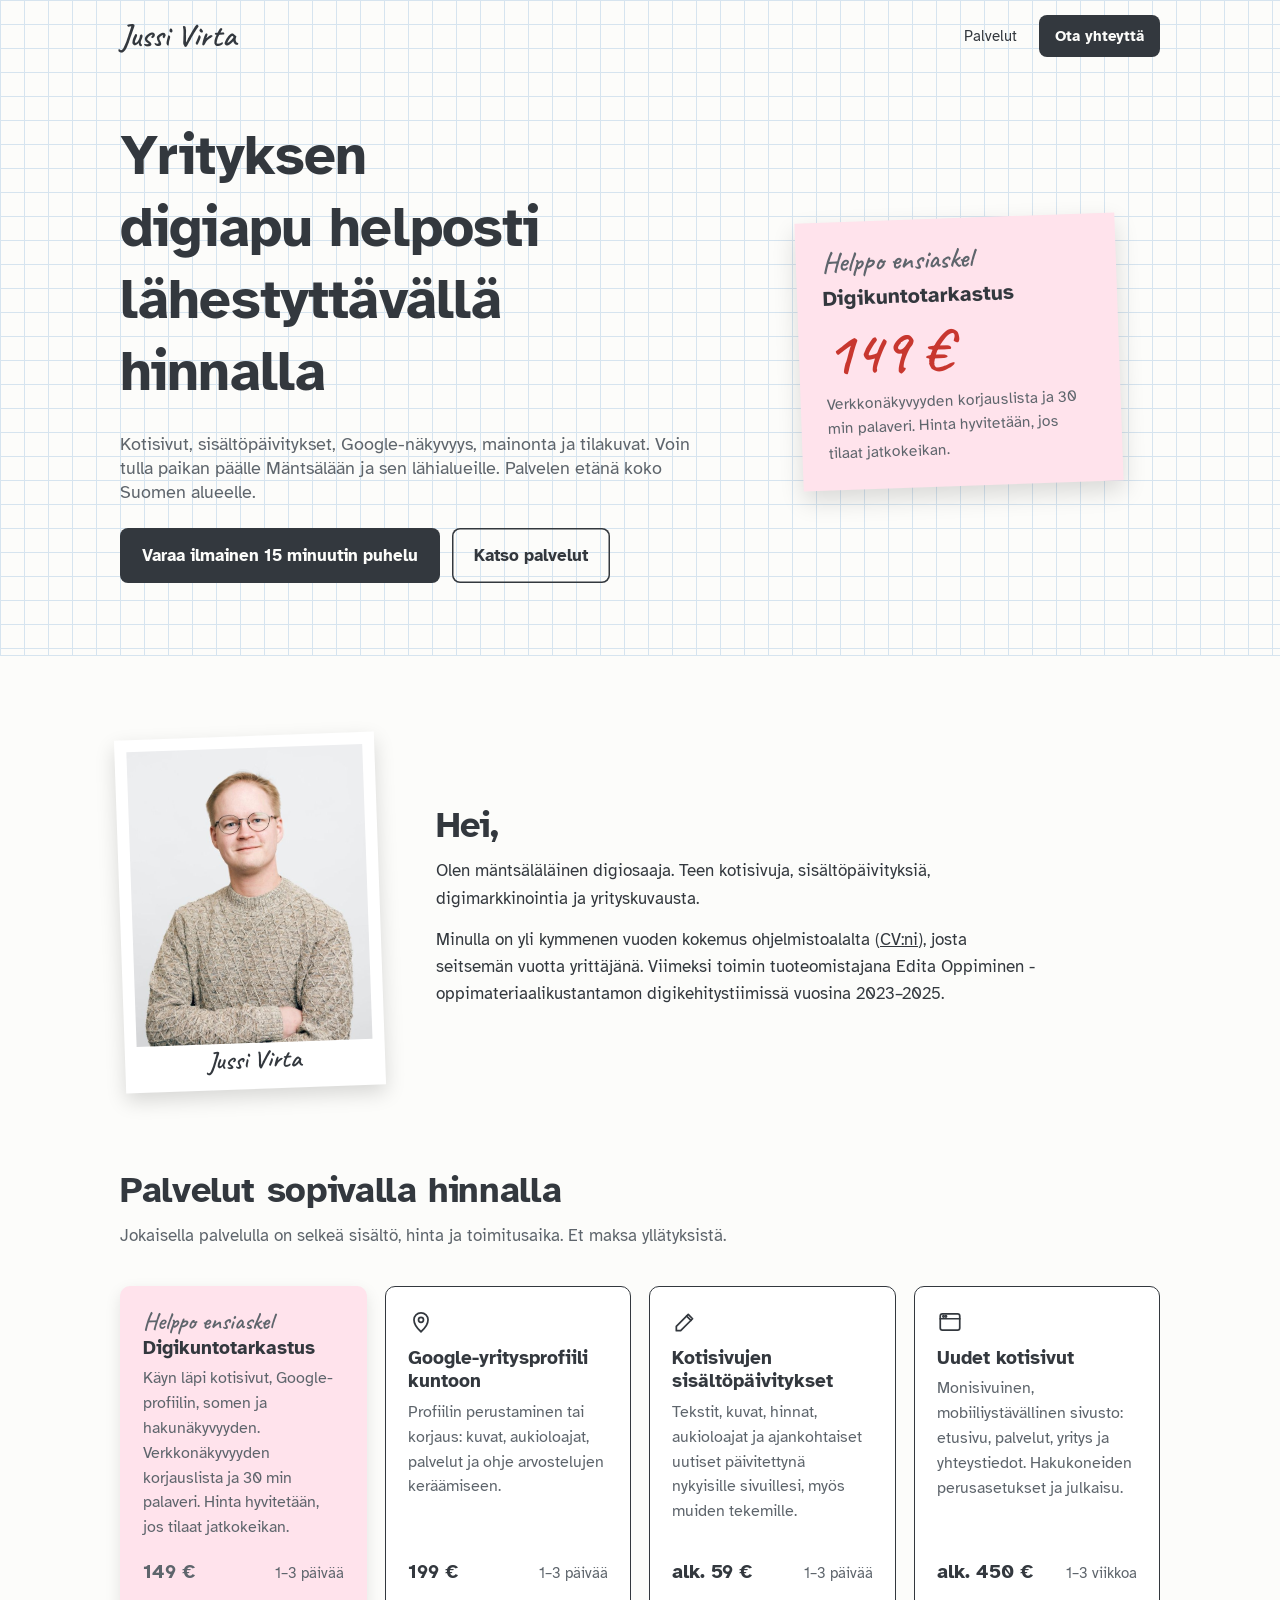
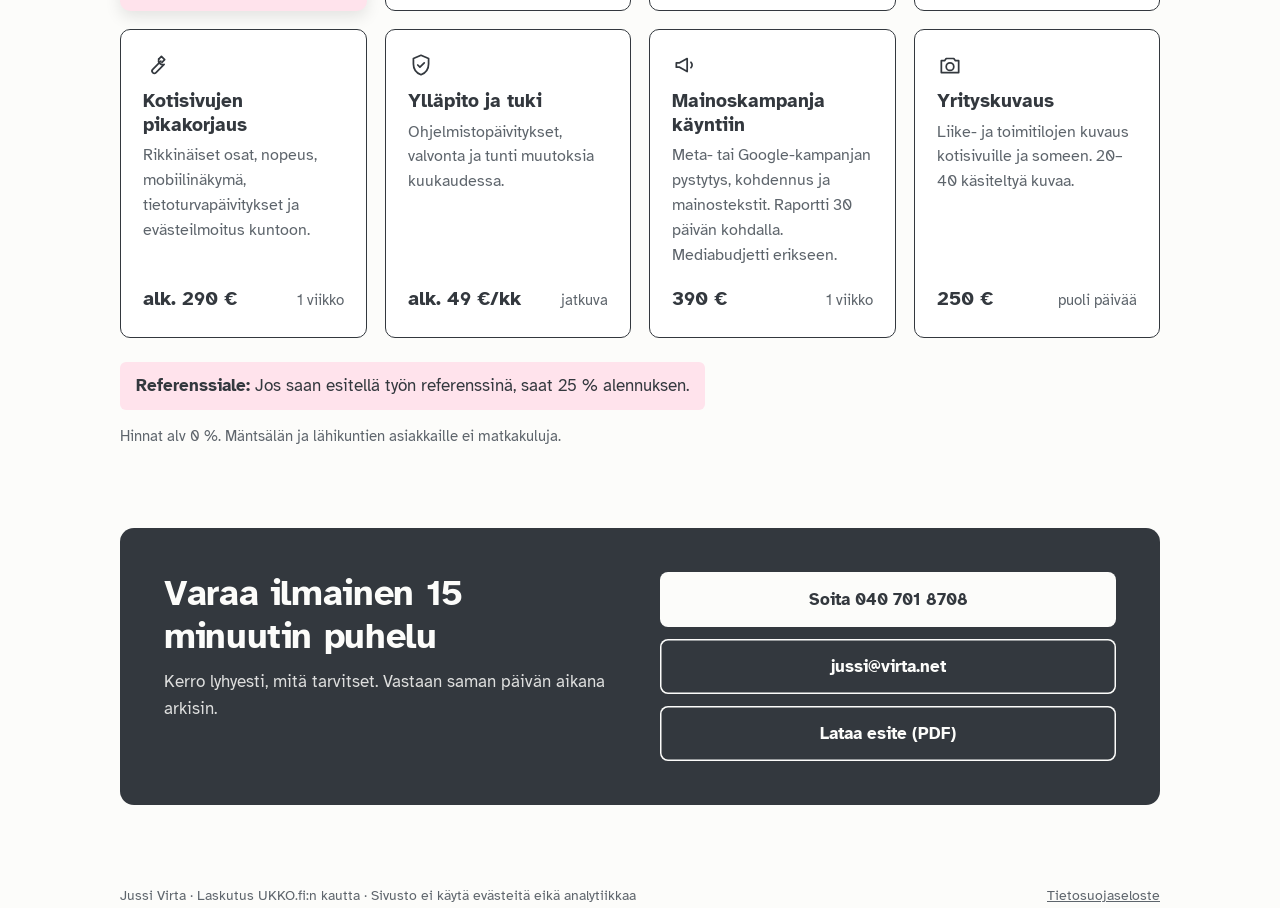
<file: digipalvelut/index.html>
<!doctype html><html lang="fi"><head><meta charset="utf-8"><meta name="viewport" content="width=device-width,initial-scale=1">
<title>Kotisivut ja Google-näkyvyys yrityksille Mäntsälässä | Jussi Virta</title>
<meta name="description" content="Kotisivut, sisältöpäivitykset, Google-yritysprofiili, mainonta ja yrityskuvaus pienyrityksille kiinteällä hinnalla. Mäntsälä ja lähikunnat paikan päällä, muualle Suomeen etänä.">
<link rel="icon" href="data:image/svg+xml,%3Csvg%20xmlns%3D%22http%3A%2F%2Fwww.w3.org%2F2000%2Fsvg%22%20viewBox%3D%220%200%2032%2032%22%3E%3Crect%20width%3D%2232%22%20height%3D%2232%22%20rx%3D%226%22%20fill%3D%22%23FFE3EC%22%2F%3E%3Ctext%20x%3D%2216%22%20y%3D%2223%22%20text-anchor%3D%22middle%22%20font-family%3D%22Georgia%2Cserif%22%20font-size%3D%2220%22%20font-weight%3D%22700%22%20fill%3D%22%23C8372F%22%3EJ%3C%2Ftext%3E%3C%2Fsvg%3E">
<meta name="theme-color" content="#FCFCFA">
<link rel="canonical" href="https://jussivirta.fi/digipalvelut/">
<meta property="og:type" content="website">
<meta property="og:locale" content="fi_FI">
<meta property="og:title" content="Kotisivut ja Google-näkyvyys yrityksille Mäntsälässä | Jussi Virta">
<meta property="og:description" content="Kotisivut, sisältöpäivitykset, Google-yritysprofiili, mainonta ja yrityskuvaus pienyrityksille kiinteällä hinnalla. Mäntsälä ja lähikunnat paikan päällä, muualle Suomeen etänä.">
<meta property="og:url" content="https://jussivirta.fi/digipalvelut/">
<meta property="og:image" content="https://jussivirta.fi/digipalvelut/og-kuva.png">
<meta property="og:image:width" content="1200">
<meta property="og:image:height" content="630">
<meta name="twitter:card" content="summary_large_image">
<script type="application/ld+json">{"@context":"https://schema.org","@type":"ProfessionalService","name":"Jussi Virta","url":"https://jussivirta.fi/digipalvelut/","description":"Kotisivut, sisältöpäivitykset, Google-yritysprofiili, mainonta ja yrityskuvaus pienyrityksille kiinteällä hinnalla. Mäntsälä ja lähikunnat paikan päällä, muualle Suomeen etänä.","telephone":"+358407018708","email":"jussi@virta.net","image":"https://jussivirta.fi/digipalvelut/og-kuva.png","address":{"@type":"PostalAddress","addressLocality":"Mäntsälä","addressRegion":"Uusimaa","addressCountry":"FI"},"areaServed":["Mäntsälä","Pornainen","Järvenpää","Tuusula","Kerava","Hyvinkää","Uusimaa","Suomi"],"makesOffer":[{"@type":"Offer","name":"Digikuntotarkastus","description":"Käyn läpi kotisivut, Google-profiilin, somen ja hakunäkyvyyden. Verkkonäkyvyyden korjauslista ja 30 min palaveri. Hinta hyvitetään, jos tilaat jatkokeikan.","priceSpecification":{"@type":"PriceSpecification","priceCurrency":"EUR","price":"149","valueAddedTaxIncluded":false}},{"@type":"Offer","name":"Google-yritysprofiili kuntoon","description":"Profiilin perustaminen tai korjaus: kuvat, aukioloajat, palvelut ja ohje arvostelujen keräämiseen.","priceSpecification":{"@type":"PriceSpecification","priceCurrency":"EUR","price":"199","valueAddedTaxIncluded":false}},{"@type":"Offer","name":"Kotisivujen sisältöpäivitykset","description":"Tekstit, kuvat, hinnat, aukioloajat ja ajankohtaiset uutiset päivitettynä nykyisille sivuillesi, myös muiden tekemille.","priceSpecification":{"@type":"PriceSpecification","priceCurrency":"EUR","price":"59","valueAddedTaxIncluded":false}},{"@type":"Offer","name":"Uudet kotisivut","description":"Monisivuinen, mobiiliystävällinen sivusto: etusivu, palvelut, yritys ja yhteystiedot. Hakukoneiden perusasetukset ja julkaisu.","priceSpecification":{"@type":"PriceSpecification","priceCurrency":"EUR","price":"450","valueAddedTaxIncluded":false}},{"@type":"Offer","name":"Kotisivujen pikakorjaus","description":"Rikkinäiset osat, nopeus, mobiilinäkymä, tietoturvapäivitykset ja evästeilmoitus kuntoon.","priceSpecification":{"@type":"PriceSpecification","priceCurrency":"EUR","price":"290","valueAddedTaxIncluded":false}},{"@type":"Offer","name":"Ylläpito ja tuki","description":"Ohjelmistopäivitykset, valvonta ja tunti muutoksia kuukaudessa.","priceSpecification":{"@type":"PriceSpecification","priceCurrency":"EUR","price":"49","valueAddedTaxIncluded":false}},{"@type":"Offer","name":"Mainoskampanja käyntiin","description":"Meta- tai Google-kampanjan pystytys, kohdennus ja mainostekstit. Raportti 30 päivän kohdalla. Mediabudjetti erikseen.","priceSpecification":{"@type":"PriceSpecification","priceCurrency":"EUR","price":"390","valueAddedTaxIncluded":false}},{"@type":"Offer","name":"Yrityskuvaus","description":"Liike- ja toimitilojen kuvaus kotisivuille ja someen. 20–40 käsiteltyä kuvaa.","priceSpecification":{"@type":"PriceSpecification","priceCurrency":"EUR","price":"250","valueAddedTaxIncluded":false}}]}</script>
<link rel="preload" href="/fontit/atkinson-hyperlegible-latin-400-normal.woff2" as="font" type="font/woff2" crossorigin>
<style>
@font-face{font-family:"Atkinson Hyperlegible";font-weight:400;font-style:normal;font-display:swap;src:url(/fontit/atkinson-hyperlegible-latin-400-normal.woff2) format("woff2");}
@font-face{font-family:"Atkinson Hyperlegible";font-weight:700;font-style:normal;font-display:swap;src:url(/fontit/atkinson-hyperlegible-latin-700-normal.woff2) format("woff2");}
@font-face{font-family:"Caveat";font-weight:600;font-style:normal;font-display:swap;src:url(/fontit/caveat-latin-600-normal.woff2) format("woff2");}
:root { --pap:#FCFCFA; --grid:#D6E4EF; --pen:#33383E; --soft:#5E656C; --red:#C8372F; --note:#FFE3EC; --note-ink:#33383E; --line:#DCE3E9; --card:#FFFFFF; --block:#33383E; --block-ink:#FCFCFA; --btn:#33383E; --btn-ink:#FCFCFA; color-scheme:light; }
* { box-sizing:border-box; margin:0; padding:0; }
body { font-family:"Atkinson Hyperlegible",Verdana,system-ui,-apple-system,"Segoe UI",sans-serif; color:var(--pen); background:var(--pap); line-height:1.6; font-size:17px; }
a { color:inherit; }
.skip { position:absolute; left:12px; top:-60px; z-index:10; background:var(--btn); color:var(--btn-ink); padding:10px 16px; border-radius:6px; font-weight:700; text-decoration:none; }
.skip:focus { top:12px; }
a:focus-visible, summary:focus-visible { outline:3px solid var(--red); outline-offset:3px; border-radius:4px; }
.hand { font-family:Caveat,"Segoe Print","Bradley Hand",cursive; font-weight:600; }
.wrap { max-width:1080px; margin:0 auto; padding:0 20px; }
.sq { background-color:var(--pap); background-image:linear-gradient(var(--grid) 1px,transparent 1px),linear-gradient(90deg,var(--grid) 1px,transparent 1px); background-size:24px 24px; border-bottom:1px solid var(--grid); }
nav { display:flex; justify-content:space-between; align-items:center; height:72px; }
nav .logo { font-size:32px; line-height:1; text-decoration:none; }
nav .links { display:flex; gap:22px; align-items:center; font-size:15px; }
nav .links a { text-decoration:none; }
nav .links a:not(.btn):hover { text-decoration:underline; }
.btn { display:inline-block; background:var(--btn); color:var(--btn-ink); font-weight:700; text-decoration:none; padding:14px 22px; border-radius:8px; }
.btn.ghost { background:transparent; color:var(--pen); box-shadow:inset 0 0 0 1.5px var(--pen); }
nav .btn { padding:9px 16px; }
/* Heron tekstit on mitoitettu 24 px ruudukkoon: jokainen rivi osuu yhden ruuturivin sisään. */
.hero { display:grid; grid-template-columns:1.45fr 1fr; gap:56px; align-items:start; padding:48px 0 72px; }
.hero .sticky { align-self:center; }
.hero h1 { font-size:56px; line-height:72px; letter-spacing:-.015em; margin-bottom:24px; text-wrap:balance; }
.hero p { font-size:18px; line-height:24px; color:var(--soft); max-width:32em; margin-bottom:24px; }
.actions { display:flex; gap:12px; flex-wrap:wrap; }
.sticky { display:block; text-decoration:none; background:var(--note); color:var(--note-ink); padding:26px 26px 24px; transform:rotate(-2deg); box-shadow:0 10px 24px rgba(0,0,0,.14); max-width:320px; justify-self:center; width:100%; transition:transform .2s; }
.sticky:hover { transform:rotate(-1deg) translateY(-2px); }
.sticky small { font-size:28px; line-height:1; color:#5E656C; display:block; }
.sticky b { display:block; font-size:21px; margin-top:6px; }
.sticky .price { font-size:62px; line-height:1; color:#C8372F; margin:6px 0 8px; }
.sticky span { display:block; font-size:15.5px; color:#5E656C; }
section { padding:80px 0; }
h2 { font-size:clamp(26px,3.4vw,36px); letter-spacing:-.01em; line-height:1.2; margin-bottom:10px; text-wrap:balance; }
.lead { color:var(--soft); max-width:40em; margin-bottom:36px; }
.about { display:grid; grid-template-columns:260px 1fr; gap:56px; align-items:center; }
.polaroid { background:#fff; padding:12px 12px 46px; box-shadow:0 8px 20px rgba(0,0,0,.15); transform:rotate(-2deg); position:relative; }
.polaroid img { display:block; width:100%; height:auto; aspect-ratio:4/5; object-fit:cover; object-position:50% 20%; }
.polaroid .cap { position:absolute; left:0; right:0; bottom:8px; text-align:center; font-size:26px; color:#33383E; }
.about p { margin-bottom:14px; max-width:36em; }
.cards { display:grid; grid-template-columns:repeat(auto-fill,minmax(240px,1fr)); gap:18px; }
.card { background:var(--card); border:1.5px solid var(--pen); border-radius:10px; padding:22px; display:flex; flex-direction:column; }
.card.hl { background:var(--note); color:var(--note-ink); border-color:transparent; box-shadow:0 6px 16px rgba(0,0,0,.1); }
.card.hl p, .card.hl .meta { color:#5E656C; }
.card .tag { font-size:24px; line-height:1; color:#5E656C; margin-bottom:4px; }
.card .ic { margin-bottom:12px; }
.card h3 { font-size:19px; margin-bottom:6px; line-height:1.25; }
.card p { color:var(--soft); font-size:15.5px; flex:1; }
.card .meta { display:flex; justify-content:space-between; align-items:baseline; margin-top:16px; font-size:15px; color:var(--soft); }
.card .price { font-size:20px; font-weight:700; color:inherit; }
.card:not(.hl) .price { color:var(--pen); }
.small { color:var(--soft); font-size:15px; margin-top:14px; }
.ref-ale { margin-top:24px; display:inline-block; background:var(--note); color:var(--note-ink); padding:10px 16px; border-radius:6px; }
.steps { display:grid; grid-template-columns:repeat(3,1fr); gap:24px; list-style:none; counter-reset:n; }
.steps li { counter-increment:n; border-top:1.5px solid var(--pen); padding-top:18px; }
.steps li::before { content:counter(n); display:flex; width:34px; height:34px; border-radius:50%; border:1.5px solid var(--pen); font-weight:700; align-items:center; justify-content:center; margin-bottom:14px; }
.steps b { display:block; font-size:18px; margin-bottom:4px; }
.steps span { color:var(--soft); }
.refs { display:grid; grid-template-columns:repeat(auto-fill,minmax(280px,1fr)); gap:18px; }
.ref { aspect-ratio:16/10; border-radius:10px; border:1.5px dashed var(--grid); display:flex; align-items:center; justify-content:center; color:var(--soft); text-align:center; padding:16px; }
details { border-bottom:1px solid var(--line); padding:18px 0; }
summary { font-weight:700; cursor:pointer; font-size:18px; }
details p { color:var(--soft); margin-top:8px; max-width:44em; }
.contact { background:var(--block); color:var(--block-ink); border-radius:14px; padding:44px; display:grid; grid-template-columns:1fr 1fr; gap:40px; }
.contact p { opacity:.85; }
.contact-links { display:flex; flex-direction:column; gap:12px; justify-content:center; }
.contact-links .btn { text-align:center; background:var(--block-ink); color:var(--block); }
.contact-links .btn.ghost { background:transparent; color:var(--block-ink); box-shadow:inset 0 0 0 1.5px var(--block-ink); }
footer { padding:32px 0 48px; color:var(--soft); font-size:14px; display:flex; justify-content:space-between; flex-wrap:wrap; gap:12px; }
@media (max-width:820px) {
  .hero, .about, .contact { grid-template-columns:1fr; }
  .hero { gap:48px; padding:24px 0 48px; }
  .hero h1 { font-size:38px; line-height:48px; }
  .sticky { justify-self:start; max-width:300px; }
  .about .polaroid { max-width:220px; }
  nav .links a:not(.btn) { display:none; }
  .steps { grid-template-columns:1fr; }
  .contact { padding:28px 20px; }
  section { padding:56px 0; }
}
@media (prefers-reduced-motion: reduce) { .sticky { transition:none; } }
</style></head><body>
<a class="skip" href="#sisalto">Hyppää sisältöön</a>
<header class="sq"><div class="wrap">
  <nav><a class="logo hand" href="#">Jussi Virta</a><div class="links"><a href="#palvelut">Palvelut</a><a class="btn" href="#yhteys">Ota yhteyttä</a></div></nav>
  <div class="hero">
    <div><h1>Yrityksen digiapu helposti lähestyttävällä hinnalla</h1><p>Kotisivut, sisältöpäivitykset, Google-näkyvyys, mainonta ja tilakuvat. Voin tulla paikan päälle Mäntsälään ja sen lähialueille. Palvelen etänä koko Suomen alueelle.</p>
      <div class="actions"><a class="btn" href="#yhteys">Varaa ilmainen 15 minuutin puhelu</a><a class="btn ghost" href="#palvelut">Katso palvelut</a></div></div>
    <a class="sticky" href="#palvelu-kunto"><small class="hand">Helppo ensiaskel</small><b>Digikuntotarkastus</b><div class="price hand">149 €</div><span>Verkkonäkyvyyden korjauslista ja 30 min palaveri. Hinta hyvitetään, jos tilaat jatkokeikan.</span></a>
  </div>
</div></header>
<main id="sisalto">
<section><div class="wrap about">
  <div class="polaroid"><img src="jussi-virta-web.jpg" alt="Jussi Virta" width="640" height="896"><div class="cap hand">Jussi Virta</div></div>
  <div><h2>Hei,</h2><p>Olen mäntsäläläinen digiosaaja. Teen kotisivuja, sisältöpäivityksiä, digimarkkinointia ja yrityskuvausta.</p><p>Minulla on yli kymmenen vuoden kokemus ohjelmistoalalta (<a href="https://jussivirta.fi/assets/Jussi_Virta_CV.pdf">CV:ni</a>), josta seitsemän vuotta yrittäjänä. Viimeksi toimin tuoteomistajana Edita Oppiminen -oppimateriaalikustantamon digikehitystiimissä vuosina 2023–2025.</p></div>
</div></section>
<section id="palvelut" style="padding-top:0"><div class="wrap">
  <h2>Palvelut sopivalla hinnalla</h2>
  <p class="lead">Jokaisella palvelulla on selkeä sisältö, hinta ja toimitusaika. Et maksa yllätyksistä.</p>
  <div class="cards"><article class="card hl" id="palvelu-kunto"><div class="tag hand">Helppo ensiaskel</div><h3>Digikuntotarkastus</h3><p>Käyn läpi kotisivut, Google-profiilin, somen ja hakunäkyvyyden. Verkkonäkyvyyden korjauslista ja 30 min palaveri. Hinta hyvitetään, jos tilaat jatkokeikan.</p><div class="meta"><span class="price">149 €</span><span>1–3 päivää</span></div></article><article class="card" id="palvelu-google"><svg class="ic" width="26" height="26" viewBox="0 0 24 24" fill="none" stroke="currentColor" stroke-width="1.6" stroke-linecap="round" stroke-linejoin="round" aria-hidden="true"><path d="M12 21s-6.5-5.6-6.5-11a6.5 6.5 0 0 1 13 0C18.5 15.4 12 21 12 21z"/><circle cx="12" cy="10" r="2.3"/></svg><h3>Google-yritysprofiili kuntoon</h3><p>Profiilin perustaminen tai korjaus: kuvat, aukioloajat, palvelut ja ohje arvostelujen keräämiseen.</p><div class="meta"><span class="price">199 €</span><span>1–3 päivää</span></div></article><article class="card" id="palvelu-sisalto"><svg class="ic" width="26" height="26" viewBox="0 0 24 24" fill="none" stroke="currentColor" stroke-width="1.6" stroke-linecap="round" stroke-linejoin="round" aria-hidden="true"><path d="M4 20h4L19 9l-4-4L4 16z"/><path d="M13.5 6.5l4 4"/></svg><h3>Kotisivujen sisältöpäivitykset</h3><p>Tekstit, kuvat, hinnat, aukioloajat ja ajankohtaiset uutiset päivitettynä nykyisille sivuillesi, myös muiden tekemille.</p><div class="meta"><span class="price">alk. 59 €</span><span>1–3 päivää</span></div></article><article class="card" id="palvelu-kotisivu"><svg class="ic" width="26" height="26" viewBox="0 0 24 24" fill="none" stroke="currentColor" stroke-width="1.6" stroke-linecap="round" stroke-linejoin="round" aria-hidden="true"><rect x="3" y="4.5" width="18" height="15" rx="2"/><path d="M3 9h18"/><circle cx="6" cy="6.8" r=".6"/><circle cx="8.2" cy="6.8" r=".6"/></svg><h3>Uudet kotisivut</h3><p>Monisivuinen, mobiiliystävällinen sivusto: etusivu, palvelut, yritys ja yhteystiedot. Hakukoneiden perusasetukset ja julkaisu.</p><div class="meta"><span class="price">alk. 450 €</span><span>1–3 viikkoa</span></div></article><article class="card" id="palvelu-korjaus"><svg class="ic" width="26" height="26" viewBox="0 0 24 24" fill="none" stroke="currentColor" stroke-width="1.6" stroke-linecap="round" stroke-linejoin="round" aria-hidden="true"><path d="M14.5 6.5a4 4 0 0 0 5 5L12 19a2.1 2.1 0 0 1-3-3l7.5-7.5"/><path d="M14.5 6.5L17 4l3 3-2.5 2.5"/></svg><h3>Kotisivujen pikakorjaus</h3><p>Rikkinäiset osat, nopeus, mobiilinäkymä, tietoturvapäivitykset ja evästeilmoitus kuntoon.</p><div class="meta"><span class="price">alk. 290 €</span><span>1 viikko</span></div></article><article class="card" id="palvelu-yllapito"><svg class="ic" width="26" height="26" viewBox="0 0 24 24" fill="none" stroke="currentColor" stroke-width="1.6" stroke-linecap="round" stroke-linejoin="round" aria-hidden="true"><path d="M12 3l7 3v5c0 4.6-3 8.4-7 10-4-1.6-7-5.4-7-10V6z"/><path d="M9 12l2 2 4-4"/></svg><h3>Ylläpito ja tuki</h3><p>Ohjelmistopäivitykset, valvonta ja tunti muutoksia kuukaudessa.</p><div class="meta"><span class="price">alk. 49 €/kk</span><span>jatkuva</span></div></article><article class="card" id="palvelu-mainos"><svg class="ic" width="26" height="26" viewBox="0 0 24 24" fill="none" stroke="currentColor" stroke-width="1.6" stroke-linecap="round" stroke-linejoin="round" aria-hidden="true"><path d="M4 10v4h3l7 4V6L7 10z"/><path d="M17.5 9.5a3.5 3.5 0 0 1 0 5"/></svg><h3>Mainoskampanja käyntiin</h3><p>Meta- tai Google-kampanjan pystytys, kohdennus ja mainostekstit. Raportti 30 päivän kohdalla. Mediabudjetti erikseen.</p><div class="meta"><span class="price">390 €</span><span>1 viikko</span></div></article><article class="card" id="palvelu-kuvaus"><svg class="ic" width="26" height="26" viewBox="0 0 24 24" fill="none" stroke="currentColor" stroke-width="1.6" stroke-linecap="round" stroke-linejoin="round" aria-hidden="true"><path d="M4 8h3l1.5-2h7L17 8h3v11H4z"/><circle cx="12" cy="13.5" r="3.5"/></svg><h3>Yrityskuvaus</h3><p>Liike- ja toimitilojen kuvaus kotisivuille ja someen. 20–40 käsiteltyä kuvaa.</p><div class="meta"><span class="price">250 €</span><span>puoli päivää</span></div></article></div>
  <p class="ref-ale"><b>Referenssiale:</b> Jos saan esitellä työn referenssinä, saat 25 % alennuksen.</p>
  <p class="small">Hinnat alv 0 %. Mäntsälän ja lähikuntien asiakkaille ei matkakuluja.</p>
</div></section>


<section id="yhteys" style="padding-top:0"><div class="wrap"><div class="contact">
  <div><h2>Varaa ilmainen 15 minuutin puhelu</h2><p>Kerro lyhyesti, mitä tarvitset. Vastaan saman päivän aikana arkisin.</p></div>
  <div class="contact-links">
    <a class="btn" href="tel:+358407018708">Soita 040 701 8708</a>
    <a class="btn ghost" href="mailto:jussi@virta.net">jussi@virta.net</a>
    <a class="btn ghost" href="palvelut.pdf">Lataa esite (PDF)</a>
  </div>
</div></div></section>
</main>
<footer class="wrap"><span>Jussi Virta · Laskutus UKKO.fi:n kautta · Sivusto ei käytä evästeitä eikä analytiikkaa</span><a href="tietosuoja.html">Tietosuojaseloste</a></footer>
</body></html>
</file>
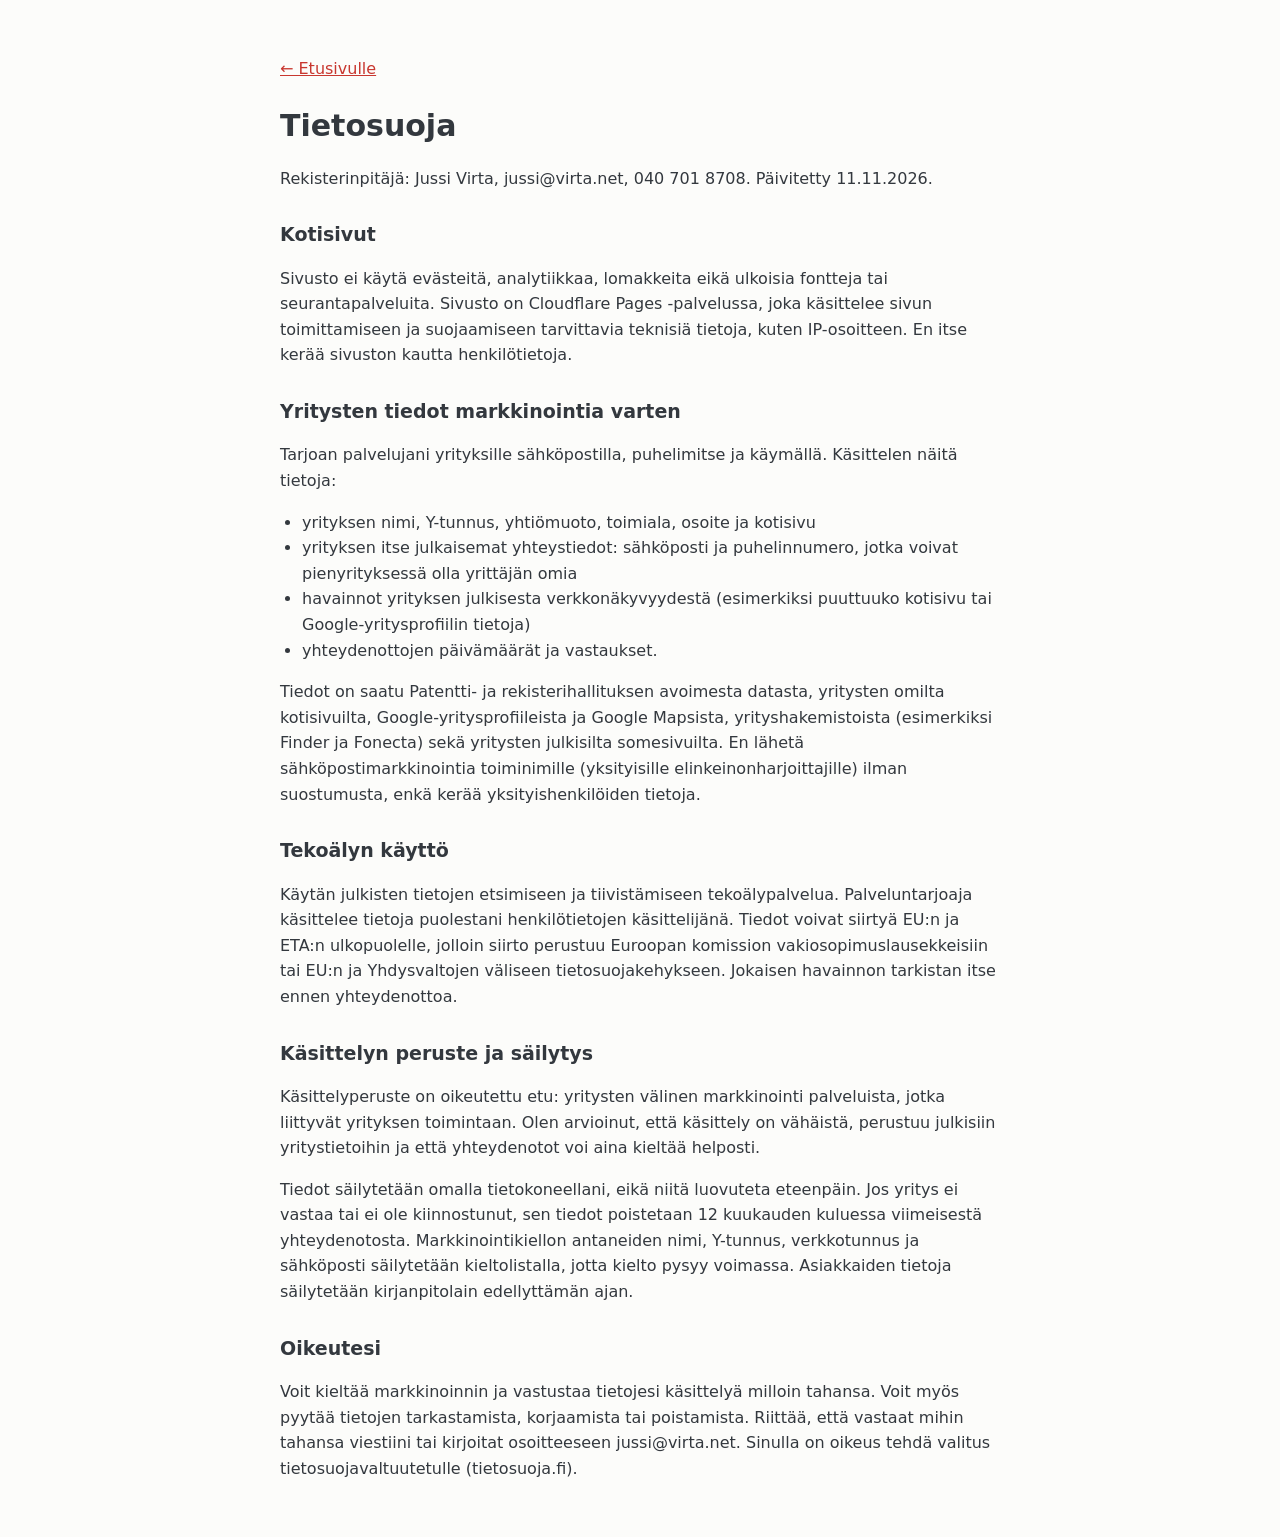
<file: digipalvelut/tietosuoja.html>
<!doctype html><html lang="fi"><head><meta charset="utf-8"><meta name="viewport" content="width=device-width,initial-scale=1"><title>Tietosuoja – Jussi Virta</title>
<link rel="icon" href="data:image/svg+xml,%3Csvg%20xmlns%3D%22http%3A%2F%2Fwww.w3.org%2F2000%2Fsvg%22%20viewBox%3D%220%200%2032%2032%22%3E%3Crect%20width%3D%2232%22%20height%3D%2232%22%20rx%3D%226%22%20fill%3D%22%23FFE3EC%22%2F%3E%3Ctext%20x%3D%2216%22%20y%3D%2223%22%20text-anchor%3D%22middle%22%20font-family%3D%22Georgia%2Cserif%22%20font-size%3D%2220%22%20font-weight%3D%22700%22%20fill%3D%22%23C8372F%22%3EJ%3C%2Ftext%3E%3C%2Fsvg%3E">
<link rel="canonical" href="https://jussivirta.fi/digipalvelut/tietosuoja.html">
<style>body{font-family:"Atkinson Hyperlegible",Verdana,system-ui,sans-serif;max-width:720px;margin:0 auto;padding:40px 20px;line-height:1.6;color:#33383E;background:#FCFCFA}h1{font-size:30px;margin-bottom:16px}h2{font-size:19px;margin:28px 0 6px}a{color:#C8372F}ul{padding-left:22px}</style></head><body>
<p><a href="index.html">← Etusivulle</a></p>
<h1>Tietosuoja</h1>
<p>Rekisterinpitäjä: Jussi Virta, jussi@virta.net, 040 701 8708. Päivitetty 11.11.2026.</p>

<h2>Kotisivut</h2>
<p>Sivusto ei käytä evästeitä, analytiikkaa, lomakkeita eikä ulkoisia fontteja tai seurantapalveluita. Sivusto on Cloudflare Pages -palvelussa, joka käsittelee sivun toimittamiseen ja suojaamiseen tarvittavia teknisiä tietoja, kuten IP-osoitteen. En itse kerää sivuston kautta henkilötietoja.</p>

<h2>Yritysten tiedot markkinointia varten</h2>
<p>Tarjoan palvelujani yrityksille sähköpostilla, puhelimitse ja käymällä. Käsittelen näitä tietoja:</p>
<ul>
<li>yrityksen nimi, Y-tunnus, yhtiömuoto, toimiala, osoite ja kotisivu</li>
<li>yrityksen itse julkaisemat yhteystiedot: sähköposti ja puhelinnumero, jotka voivat pienyrityksessä olla yrittäjän omia</li>
<li>havainnot yrityksen julkisesta verkkonäkyvyydestä (esimerkiksi puuttuuko kotisivu tai Google-yritysprofiilin tietoja)</li>
<li>yhteydenottojen päivämäärät ja vastaukset.</li>
</ul>
<p>Tiedot on saatu Patentti- ja rekisterihallituksen avoimesta datasta, yritysten omilta kotisivuilta, Google-yritysprofiileista ja Google Mapsista, yrityshakemistoista (esimerkiksi Finder ja Fonecta) sekä yritysten julkisilta somesivuilta. En lähetä sähköpostimarkkinointia toiminimille (yksityisille elinkeinonharjoittajille) ilman suostumusta, enkä kerää yksityishenkilöiden tietoja.</p>

<h2>Tekoälyn käyttö</h2>
<p>Käytän julkisten tietojen etsimiseen ja tiivistämiseen tekoälypalvelua. Palveluntarjoaja käsittelee tietoja puolestani henkilötietojen käsittelijänä. Tiedot voivat siirtyä EU:n ja ETA:n ulkopuolelle, jolloin siirto perustuu Euroopan komission vakiosopimuslausekkeisiin tai EU:n ja Yhdysvaltojen väliseen tietosuojakehykseen. Jokaisen havainnon tarkistan itse ennen yhteydenottoa.</p>

<h2>Käsittelyn peruste ja säilytys</h2>
<p>Käsittelyperuste on oikeutettu etu: yritysten välinen markkinointi palveluista, jotka liittyvät yrityksen toimintaan. Olen arvioinut, että käsittely on vähäistä, perustuu julkisiin yritystietoihin ja että yhteydenotot voi aina kieltää helposti.</p>
<p>Tiedot säilytetään omalla tietokoneellani, eikä niitä luovuteta eteenpäin. Jos yritys ei vastaa tai ei ole kiinnostunut, sen tiedot poistetaan 12 kuukauden kuluessa viimeisestä yhteydenotosta. Markkinointikiellon antaneiden nimi, Y-tunnus, verkkotunnus ja sähköposti säilytetään kieltolistalla, jotta kielto pysyy voimassa. Asiakkaiden tietoja säilytetään kirjanpitolain edellyttämän ajan.</p>

<h2>Oikeutesi</h2>
<p>Voit kieltää markkinoinnin ja vastustaa tietojesi käsittelyä milloin tahansa. Voit myös pyytää tietojen tarkastamista, korjaamista tai poistamista. Riittää, että vastaat mihin tahansa viestiini tai kirjoitat osoitteeseen jussi@virta.net. Sinulla on oikeus tehdä valitus tietosuojavaltuutetulle (tietosuoja.fi).</p>
</body></html>
</file>
<file: CV/styles.css>
/* Archivo (OFL) omalta palvelimelta, ei ulkoisia fonttipalveluita. */
@font-face{font-family:Archivo;font-weight:400;font-style:normal;font-display:swap;src:url(/fontit/archivo-latin-400-normal.woff2) format("woff2")}
@font-face{font-family:Archivo;font-weight:500;font-style:normal;font-display:swap;src:url(/fontit/archivo-latin-500-normal.woff2) format("woff2")}
@font-face{font-family:Archivo;font-weight:600;font-style:normal;font-display:swap;src:url(/fontit/archivo-latin-600-normal.woff2) format("woff2")}
@font-face{font-family:Archivo;font-weight:700;font-style:normal;font-display:swap;src:url(/fontit/archivo-latin-700-normal.woff2) format("woff2")}

:root {
  --bg: #fbfbfa;
  --panel: #ffffff;
  --paper: #f5f4f1;
  --ink: #16181a;
  --muted: #43474d;
  --line: #e0e0dd;
  --brand: #1f3a5f;
  --brand-strong: #132742;
  --soft: #4e545b;
}

* { box-sizing: border-box; }

html { scroll-behavior: smooth; }

@media (prefers-reduced-motion: reduce) {
  html {
    scroll-behavior: auto;
  }

  *, *::before, *::after {
    animation-duration: 0.01ms !important;
    animation-iteration-count: 1 !important;
    transition-duration: 0.01ms !important;
    scroll-behavior: auto !important;
  }
}

body {
  margin: 0;
  background: var(--bg);
  color: var(--ink);
  font-family: Archivo, Helvetica, Arial, sans-serif;
  line-height: 1.6;
  -webkit-font-smoothing: antialiased;
}

a {
  color: var(--brand);
  text-decoration: none;
}

:focus-visible {
  outline: 3px solid var(--brand);
  outline-offset: 3px;
  border-radius: 4px;
}

.skip-link {
  position: absolute;
  left: 16px;
  top: -48px;
  background: var(--ink);
  color: #fff;
  padding: 10px 16px;
  border-radius: 6px;
  z-index: 100;
  transition: top 0.2s ease;
}

.skip-link:focus {
  top: 16px;
}

main {
  padding-bottom: 32px;
}

a:hover {
  color: var(--ink);
}

img {
  max-width: 100%;
  display: block;
  height: auto;
}

.container {
  width: min(1120px, calc(100% - 32px));
  margin: 0 auto;
}

.site-header {
  position: sticky;
  top: 0;
  z-index: 10;
  background: rgba(251, 251, 250, 0.92);
  backdrop-filter: blur(8px);
  border-bottom: 1px solid var(--line);
}

.site-header .container {
  display: flex;
  align-items: center;
  justify-content: space-between;
  gap: 24px;
  padding: 14px 0;
}

.brand {
  font-size: 1rem;
  font-weight: 600;
  letter-spacing: 0.01em;
  color: var(--ink);
}

.nav {
  display: flex;
  align-items: center;
  flex-wrap: wrap;
  gap: 18px 28px;
  font-size: 0.96rem;
  letter-spacing: 0.02em;
}

.nav a {
  color: var(--muted);
}

.nav a.button {
  display: inline-flex;
  align-items: center;
  justify-content: center;
  margin: 0;
  vertical-align: middle;
  background: var(--brand);
  color: #fff;
  padding: 8px 16px;
  border-radius: 6px;
  line-height: 1;
  min-height: 36px;
}

.nav a.button:hover {
  background: var(--brand-strong);
  color: #fff;
}

.hero {
  padding: 72px 0 56px;
}

.hero-grid {
  display: grid;
  grid-template-columns: minmax(0, 1.6fr) minmax(220px, 0.7fr);
  gap: 56px;
  align-items: start;
}

.eyebrow {
  margin: 0 0 20px;
  color: var(--brand);
  font-size: 0.75rem;
  letter-spacing: 0.18em;
  text-transform: uppercase;
  font-weight: 600;
}

.eyebrow-spaced {
  margin-bottom: 16px;
}

.eyebrow-spaced-large {
  margin: 24px 0 16px;
}

h1 {
  margin: 0 0 24px;
  font-size: clamp(3rem, 5vw, 5rem);
  line-height: 0.98;
  letter-spacing: -0.035em;
  font-weight: 600;
}

.lead {
  margin: 0 0 18px;
  font-size: clamp(1.1rem, 1.5vw, 1.35rem);
  line-height: 1.5;
  max-width: 44ch;
  font-weight: 600;
}

.summary {
  margin: 0 0 28px;
  max-width: 58ch;
  font-size: 1.2rem;
  line-height: 1.6;
  color: var(--ink);
}

.tag-list {
  display: flex;
  flex-wrap: wrap;
  gap: 10px;
}

.tag {
  display: inline-block;
  border: 1px solid var(--line);
  padding: 7px 13px;
  font-size: 0.8rem;
  letter-spacing: 0.02em;
  color: var(--muted);
  background: rgba(255,255,255,0.25);
}

.profile-card {
  padding-top: 0;
}

.profile-image {
  width: 200px;
  height: 200px;
  object-fit: cover;
  border-radius: 50%;
  margin: 0 0 28px;
}

.contact-title {
  margin: 0 0 14px;
  font-size: 0.72rem;
  letter-spacing: 0.16em;
  text-transform: uppercase;
  color: var(--soft);
  font-weight: 600;
}

.contact-list {
  display: grid;
  gap: 7px;
  font-size: 0.94rem;
  line-height: 1.5;
}

.contact-meta {
  color: var(--soft);
}

.section {
  border-top: 1px solid var(--line);
  padding: 56px 0;
  scroll-margin-top: 80px;
}

#top {
  scroll-margin-top: 80px;
}

.section-grid {
  display: grid;
  grid-template-columns: 220px minmax(0, 1fr);
  gap: 56px;
}

.section-label {
  margin: 0;
  font-size: 0.72rem;
  letter-spacing: 0.16em;
  text-transform: uppercase;
  color: var(--soft);
  font-weight: 600;
  align-self: start;
  position: sticky;
  top: 82px;
}

.card-grid {
  display: grid;
  grid-template-columns: repeat(2, minmax(0, 1fr));
  gap: 0 56px;
}

.info-card {
  border-top: 1px solid var(--line);
  padding: 16px 0;
}

.info-card h3,
.job h3,
.project h3 {
  margin: 0 0 6px;
  font-size: 1.05rem;
  line-height: 1.3;
  font-weight: 600;
  letter-spacing: -0.01em;
}

.info-card p,
.job p,
.project p,
.job li,
.project li,
.meta {
  margin: 0;
  color: var(--muted);
  font-size: 0.96rem;
  line-height: 1.65;
}

.job {
  border-top: 1px solid var(--line);
  padding: 22px 0;
  display: grid;
  grid-template-columns: minmax(0, 1fr) 150px;
  gap: 32px;
}

.job-company {
  display: block;
  margin: 0 0 10px;
  color: var(--brand);
  font-weight: 500;
}

.job ul,
.project ul {
  margin: 10px 0 0;
  padding-left: 18px;
  display: grid;
  gap: 6px;
}

.job-date {
  margin: 0;
  text-align: right;
  color: var(--soft);
  font-size: 0.88rem;
  letter-spacing: 0.02em;
}

.project-grid {
  display: grid;
  grid-template-columns: repeat(2, minmax(0, 1fr));
  gap: 0 48px;
}

.project {
  border-top: 1px solid var(--line);
  padding: 16px 0;
}

.project-role {
  margin-top: 8px;
  font-size: 0.8rem;
  color: var(--soft);
}

.project-group {
  margin-top: 44px;
}

.project-copy {
  max-width: 72ch;
  margin: 0 0 20px;
}

.quote {
  margin: 0;
  border-left: 2px solid var(--brand);
  padding: 4px 0 4px 24px;
  max-width: 64ch;
}

.quote p {
  margin: 0 0 10px;
  font-size: 1.2rem;
  line-height: 1.5;
  letter-spacing: -0.012em;
}

.quote-footer {
  font-size: 0.82rem;
  letter-spacing: 0.03em;
  color: var(--soft);
}

.contact-section {
  border-top: 2px solid var(--ink);
  padding: 56px 0 80px;
}

.contact-wrap {
  display: grid;
  grid-template-columns: minmax(0, 1fr) auto;
  gap: 56px;
  align-items: end;
}

.contact-wrap h2 {
  margin: 0 0 18px;
  font-size: clamp(2rem, 4vw, 3rem);
  line-height: 1.05;
  letter-spacing: -0.03em;
  font-weight: 600;
}

.contact-actions {
  display: flex;
  flex-wrap: wrap;
  gap: 12px;
}

.button {
  display: inline-block;
  margin: 0;
  min-height: 44px;
  padding: 12px 22px;
  border-radius: 6px;
  font-weight: 500;
  line-height: 1.2;
}

.button.primary {
  background: var(--brand);
  color: #fff;
}

.button.primary:hover,
.button.primary:focus-visible {
  background: var(--brand-strong);
  color: #fff;
}

.button.secondary {
  border: 1px solid var(--ink);
  color: var(--ink);
}

.button.secondary:hover,
.button.secondary:focus-visible {
  background: var(--ink);
  color: #fff;
}

.button.ghost {
  border: 1px solid var(--line);
  color: var(--muted);
}

.button.ghost:hover,
.button.ghost:focus-visible {
  border-color: var(--ink);
  color: var(--ink);
}

.signature {
  margin: 0;
  text-align: right;
  color: var(--soft);
  font-size: 0.8rem;
  letter-spacing: 0.04em;
  line-height: 1.5;
}

.freelance-page .site-header {
  position: sticky;
  top: 0;
}

.freelance-hero {
  padding: 72px 0 56px;
}

.freelance-grid {
  display: grid;
  grid-template-columns: minmax(0, 1.6fr) minmax(220px, 0.7fr);
  gap: 56px;
  align-items: start;
}

.freelance-tag-list {
  display: flex;
  flex-wrap: wrap;
  gap: 10px;
  margin-top: 28px;
}

.freelance-audience {
  font-size: 0.96rem;
  color: var(--muted);
}

.availability-status {
  margin: 0 0 4px;
  font-size: 1.05rem;
  font-weight: 600;
}

.freelance-feature-title {
  margin: 0 0 10px;
  font-size: 1.6rem;
  line-height: 1.2;
}

.freelance-feature-summary {
  margin-bottom: 12px;
  font-size: 1.05rem;
}

.freelance-copy {
  max-width: 62ch;
}

.freelance-copy-wide {
  max-width: 66ch;
}

.compact-grid {
  margin-top: 0;
}

.office-panel {
  margin-top: 40px;
  padding: 24px 26px;
  border: 1px solid var(--line);
  border-radius: 10px;
  background: var(--paper);
}

.office-eyebrow {
  margin-bottom: 8px;
}

.office-title {
  margin: 0 0 8px;
  font-size: 1.15rem;
}

.work-eyebrow {
  margin-bottom: 10px;
}

.work-title {
  margin: 0 0 18px;
  font-size: 1.6rem;
}

.projects-eyebrow {
  margin: 36px 0 16px;
}

.client-list {
  margin-top: 28px;
}

.portfolio-panel {
  display: flex;
  flex-wrap: wrap;
  gap: 20px 32px;
  align-items: center;
  justify-content: space-between;
  margin-top: 40px;
  padding: 26px 28px;
  border: 1px solid var(--line);
  border-radius: 10px;
  background: #fff;
}

.portfolio-title {
  margin: 0 0 6px;
  font-size: 1.15rem;
}

.portfolio-copy {
  max-width: 52ch;
}

.freelance-contact {
  border-top: 2px solid var(--ink);
  padding-bottom: 80px;
}

.freelance-contact-title {
  margin: 0 0 18px;
  font-size: clamp(2rem, 4vw, 3rem);
  line-height: 1.05;
  letter-spacing: -0.03em;
  font-weight: 600;
}

.freelance-contact-summary {
  margin: 0 0 28px;
  font-size: 1.2rem;
  max-width: 58ch;
}

.freelance-card {
  padding: 20px 18px;
  border: 1px solid var(--line);
  background: #fff;
  border-radius: 10px;
  margin-bottom: 24px;
}

.freelance-card p,
.freelance-card h3 {
  margin: 0;
}

.section-block {
  border-top: 1px solid var(--line);
  padding: 56px 0;
}

.section-layout {
  display: grid;
  grid-template-columns: 220px minmax(0, 1fr);
  gap: 56px;
}

.section-layout h2 {
  margin: 0;
  font-size: 0.72rem;
  letter-spacing: 0.16em;
  text-transform: uppercase;
  color: var(--soft);
  font-weight: 600;
  align-self: start;
  position: sticky;
  top: 82px;
}

.section-panel {
  padding-top: 0;
  border-top: none;
}

.mini-grid {
  display: grid;
  grid-template-columns: repeat(2, minmax(0, 1fr));
  gap: 0 56px;
}

.mini-item {
  border-top: 1px solid var(--line);
  padding: 16px 0;
}

.mini-item h3,
.mini-item h4 {
  margin: 0 0 6px;
  letter-spacing: -0.01em;
}

.side-note {
  color: var(--soft);
  font-size: 0.9rem;
  line-height: 1.65;
}

@media (max-width: 800px) {
  .hero-grid,
  .section-grid,
  .contact-wrap,
  .project-grid,
  .card-grid,
  .job,
  .freelance-grid,
  .section-layout,
  .mini-grid {
    grid-template-columns: 1fr;
  }

  .section-label {
    position: static;
    margin-bottom: 12px;
  }

  .section-layout h2 {
    position: static;
    margin-bottom: 12px;
  }

  .section-label {
    position: static;
    margin-bottom: 12px;
  }

  .job-date,
  .signature {
    text-align: left;
  }

  .nav {
    justify-content: flex-start;
  }

  .site-header .container {
    display: block;
    padding: 14px 0 12px;
  }

  .brand {
    display: inline-block;
    margin-bottom: 10px;
  }
}
</file>
